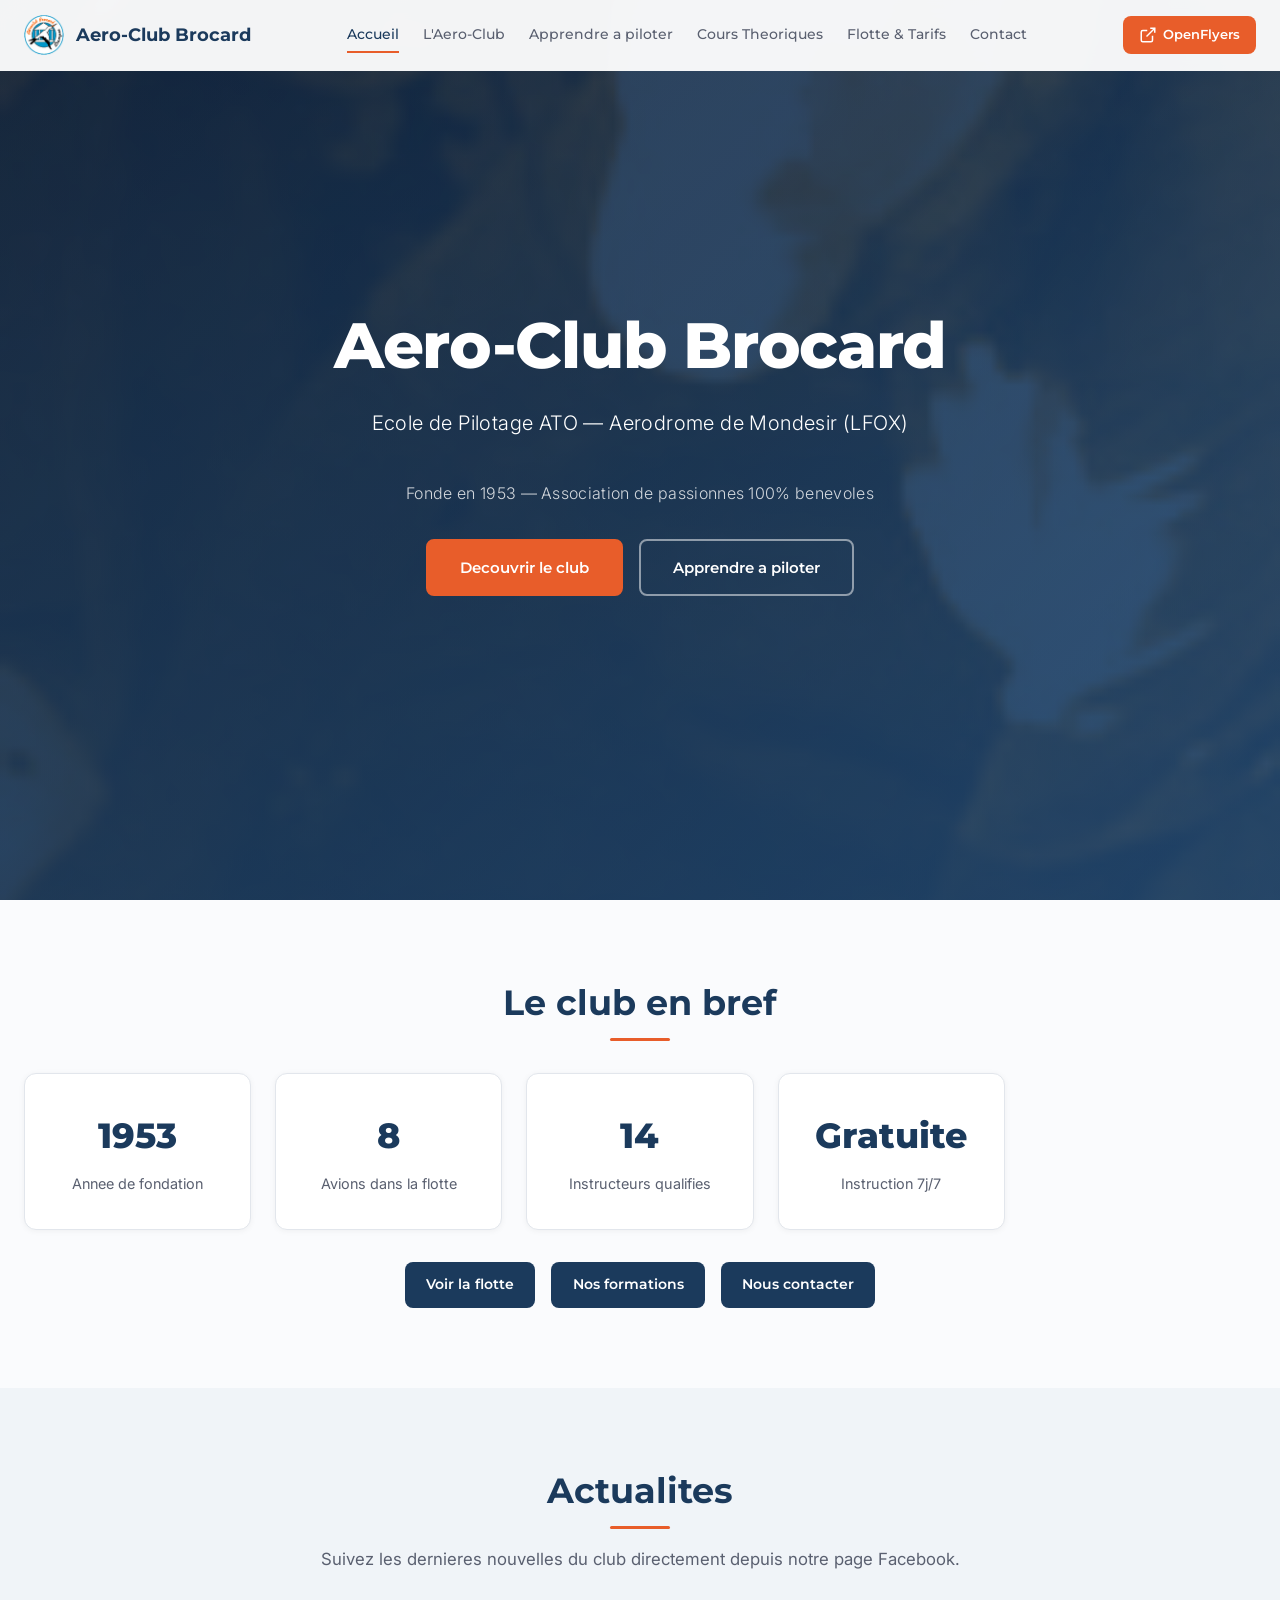
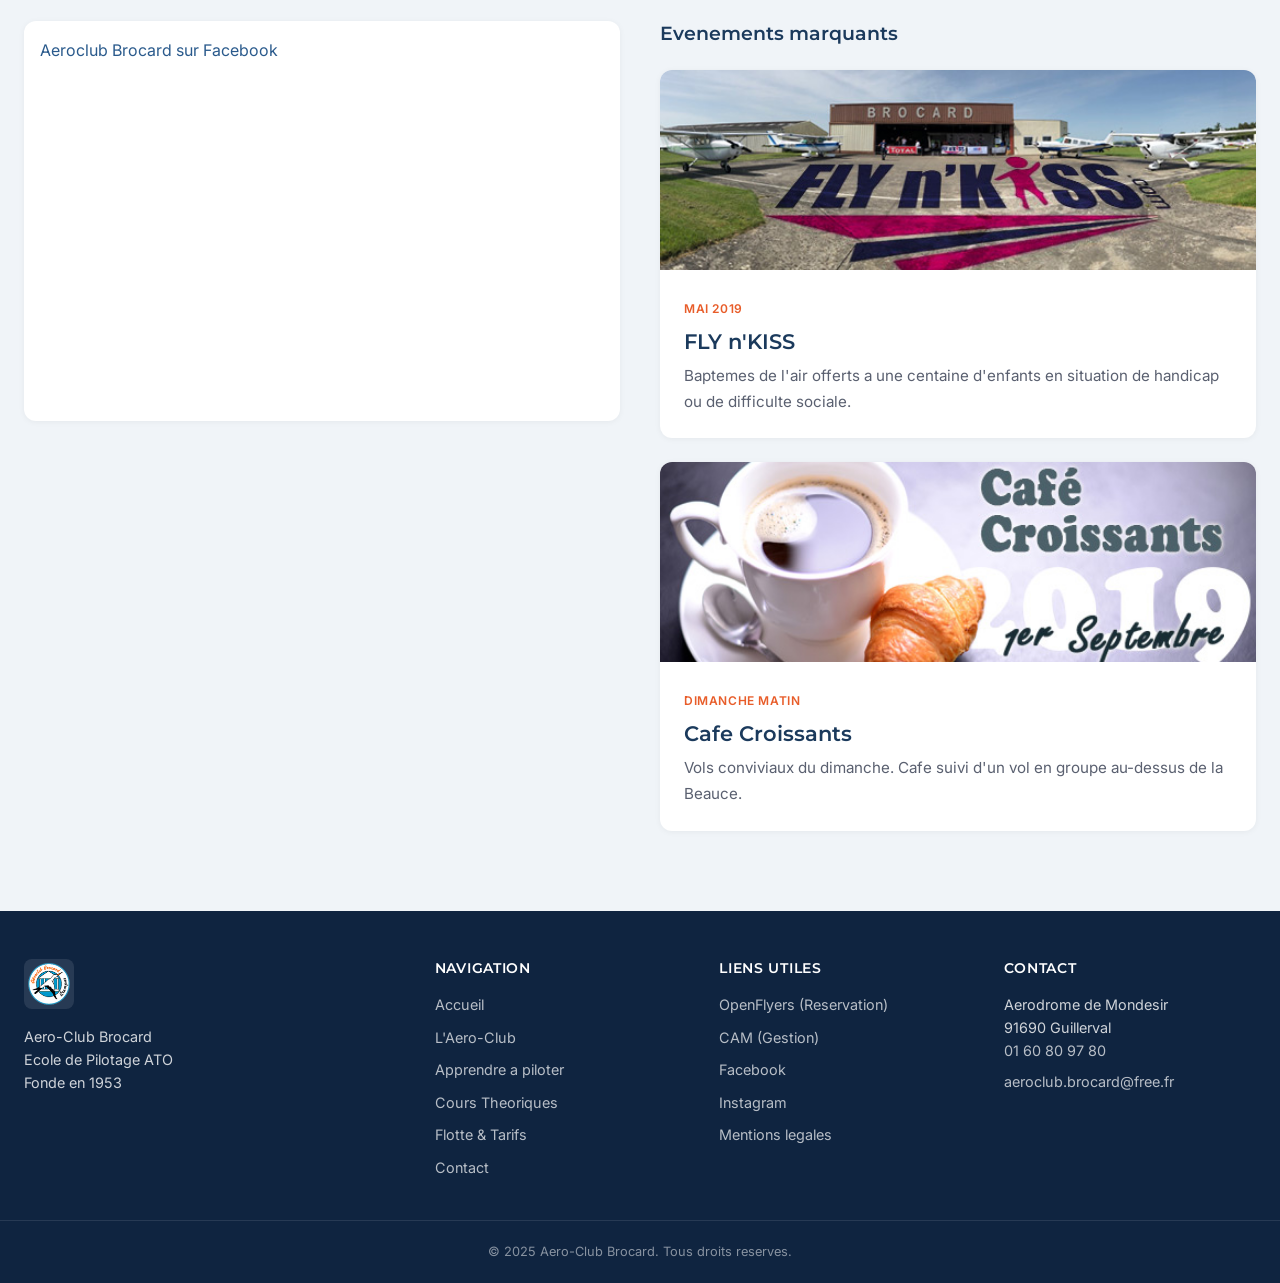
<file: index.html>
<!DOCTYPE html>
<html lang="fr">
<head>
    <meta charset="UTF-8">
    <meta name="viewport" content="width=device-width, initial-scale=1.0">
    <meta name="description" content="Aero-Club Brocard - Ecole de pilotage ATO a l'aerodrome de Mondesir (LFOX). Formation LAPL, PPL, BIA et vols decouverte pres de Paris.">
    <meta name="author" content="Aero-Club Brocard">
    <meta name="robots" content="index, follow">
    <meta property="og:type" content="website">
    <meta property="og:title" content="Aero-Club Brocard | Ecole de Pilotage ATO">
    <meta property="og:description" content="Ecole de pilotage a l'aerodrome de Mondesir (LFOX). Formation LAPL, PPL, BIA et vols decouverte.">
    <meta property="og:image" content="images/brocard_bg.jpg">
    <meta property="og:locale" content="fr_FR">
    <title>Aero-Club Brocard | Ecole de Pilotage ATO - Aerodrome de Mondesir</title>
    <link rel="stylesheet" href="css/style.css">
    <link rel="preconnect" href="https://fonts.googleapis.com">
    <link rel="preconnect" href="https://fonts.gstatic.com" crossorigin>
    <link href="https://fonts.googleapis.com/css2?family=Montserrat:wght@400;500;600;700;800&family=Inter:wght@300;400;500;600&display=swap" rel="stylesheet">
    <script type="application/ld+json">
    {
        "@context": "https://schema.org",
        "@type": "SportsActivityLocation",
        "name": "Aero-Club Brocard",
        "foundingDate": "1953",
        "address": {"@type": "PostalAddress", "streetAddress": "Aerodrome de Mondesir", "addressLocality": "Guillerval", "postalCode": "91690", "addressCountry": "FR"},
        "telephone": "+33160809780",
        "email": "aeroclub.brocard@free.fr"
    }
    </script>
</head>
<body>

    <!-- HEADER -->
    <header class="header" id="top">
        <div class="container header-inner">
            <a href="index.html" class="logo">
                <img src="images/brocard_logo.png" alt="Logo Aero-Club Brocard" class="logo-img">
                <span class="logo-text">Aero-Club Brocard</span>
            </a>
            <nav class="nav-links" aria-label="Navigation principale">
                <a href="index.html" class="active">Accueil</a>
                <a href="club.html">L'Aero-Club</a>
                <a href="formation.html">Apprendre a piloter</a>
                <a href="cours.html">Cours Theoriques</a>
                <a href="flotte.html">Flotte & Tarifs</a>
                <a href="contact.html">Contact</a>
            </nav>
            <div class="nav-external">
                <a href="https://openflyers.com/brocard/" target="_blank" rel="noopener noreferrer" class="btn-external">
                    <svg width="18" height="18" viewBox="0 0 24 24" fill="none" stroke="currentColor" stroke-width="2"><path d="M15 3h6v6"/><path d="M10 14L21 3"/><path d="M18 13v6a2 2 0 0 1-2 2H5a2 2 0 0 1-2-2V8a2 2 0 0 1 2-2h6"/></svg>
                    OpenFlyers
                </a>
            </div>
            <button class="nav-toggle" aria-label="Ouvrir le menu" aria-expanded="false">
                <span></span><span></span><span></span>
            </button>
        </div>
    </header>

    <!-- HERO -->
    <section class="hero">
        <div class="hero-overlay"></div>
        <div class="container hero-content">
            <h1 class="fade-in">Aero-Club Brocard</h1>
            <p class="hero-subtitle fade-in">Ecole de Pilotage ATO &mdash; Aerodrome de Mondesir (LFOX)</p>
            <p class="hero-subtitle fade-in" style="font-size:1rem; opacity:0.8; margin-bottom:2rem;">Fonde en 1953 &mdash; Association de passionnes 100% benevoles</p>
            <div class="hero-ctas fade-in">
                <a href="club.html" class="btn btn-primary">Decouvrir le club</a>
                <a href="formation.html" class="btn btn-outline">Apprendre a piloter</a>
            </div>
        </div>
    </section>

    <!-- LE CLUB EN BREF -->
    <section class="section">
        <div class="container">
            <h2 class="section-title fade-in">Le club en bref</h2>
            <div class="stats-grid fade-in">
                <div class="stat-card">
                    <span class="stat-number">1953</span>
                    <span class="stat-label">Annee de fondation</span>
                </div>
                <div class="stat-card">
                    <span class="stat-number">8</span>
                    <span class="stat-label">Avions dans la flotte</span>
                </div>
                <div class="stat-card">
                    <span class="stat-number">14</span>
                    <span class="stat-label">Instructeurs qualifies</span>
                </div>
                <div class="stat-card">
                    <span class="stat-number">Gratuite</span>
                    <span class="stat-label">Instruction 7j/7</span>
                </div>
            </div>
            <div class="stats-ctas fade-in">
                <a href="flotte.html" class="btn btn-small">Voir la flotte</a>
                <a href="formation.html" class="btn btn-small">Nos formations</a>
                <a href="contact.html" class="btn btn-small">Nous contacter</a>
            </div>
        </div>
    </section>

    <!-- ACTUALITES -->
    <section class="section section-alt" id="actualites">
        <div class="container">
            <h2 class="section-title fade-in">Actualites</h2>
            <p class="section-intro fade-in">Suivez les dernieres nouvelles du club directement depuis notre page Facebook.</p>

            <div class="actu-layout fade-in">
                <!-- Feed Facebook live -->
                <div class="fb-feed">
                    <div id="fb-root"></div>
                    <script async defer crossorigin="anonymous" src="https://connect.facebook.net/fr_FR/sdk.js#xfbml=1&version=v18.0"></script>
                    <div class="fb-page"
                        data-href="https://www.facebook.com/aeroclub.brocard/"
                        data-tabs="timeline"
                        data-width="500"
                        data-height="700"
                        data-small-header="false"
                        data-adapt-container-width="true"
                        data-hide-cover="false"
                        data-show-facepile="true">
                        <blockquote cite="https://www.facebook.com/aeroclub.brocard/" class="fb-xfbml-parse-ignore">
                            <a href="https://www.facebook.com/aeroclub.brocard/">Aeroclub Brocard sur Facebook</a>
                        </blockquote>
                    </div>
                </div>

                <!-- Evenements marquants -->
                <div class="actu-highlights">
                    <h3 class="actu-highlights-title">Evenements marquants</h3>
                    <article class="card">
                        <img src="images/brocard_flynkiss.jpg" alt="Evenement FLY n'KISS 2019" class="card-img">
                        <div class="card-body">
                            <span class="card-date">Mai 2019</span>
                            <h3 class="card-title">FLY n'KISS</h3>
                            <p>Baptemes de l'air offerts a une centaine d'enfants en situation de handicap ou de difficulte sociale.</p>
                        </div>
                    </article>
                    <article class="card">
                        <img src="images/brocard_cafe.jpg" alt="Cafe Croissants" class="card-img">
                        <div class="card-body">
                            <span class="card-date">Dimanche matin</span>
                            <h3 class="card-title">Cafe Croissants</h3>
                            <p>Vols conviviaux du dimanche. Cafe suivi d'un vol en groupe au-dessus de la Beauce.</p>
                        </div>
                    </article>
                </div>
            </div>
        </div>
    </section>

    <!-- FOOTER -->
    <footer class="footer">
        <div class="container footer-inner">
            <div class="footer-col">
                <img src="images/brocard_logo.png" alt="Logo" class="footer-logo">
                <p>Aero-Club Brocard<br>Ecole de Pilotage ATO<br>Fonde en 1953</p>
            </div>
            <div class="footer-col">
                <h4>Navigation</h4>
                <a href="index.html">Accueil</a>
                <a href="club.html">L'Aero-Club</a>
                <a href="formation.html">Apprendre a piloter</a>
                <a href="cours.html">Cours Theoriques</a>
                <a href="flotte.html">Flotte & Tarifs</a>
                <a href="contact.html">Contact</a>
            </div>
            <div class="footer-col">
                <h4>Liens utiles</h4>
                <a href="https://openflyers.com/brocard/" target="_blank" rel="noopener noreferrer">OpenFlyers (Reservation)</a>
                <a href="http://cam.aeroclub-brocard.fr" target="_blank" rel="noopener noreferrer">CAM (Gestion)</a>
                <a href="https://www.facebook.com/aeroclub.brocard/" target="_blank" rel="noopener noreferrer">Facebook</a>
                <a href="https://www.instagram.com/aeroclub.brocard/" target="_blank" rel="noopener noreferrer">Instagram</a>
                <a href="mentions-legales.html">Mentions legales</a>
            </div>
            <div class="footer-col">
                <h4>Contact</h4>
                <p>Aerodrome de Mondesir<br>91690 Guillerval</p>
                <p><a href="tel:+33160809780">01 60 80 97 80</a></p>
                <p><a href="mailto:aeroclub.brocard@free.fr">aeroclub.brocard@free.fr</a></p>
            </div>
        </div>
        <div class="footer-bottom">
            <div class="container"><p>&copy; 2025 Aero-Club Brocard. Tous droits reserves.</p></div>
        </div>
    </footer>
    <script src="js/main.js"></script>
</body>
</html>
</file>
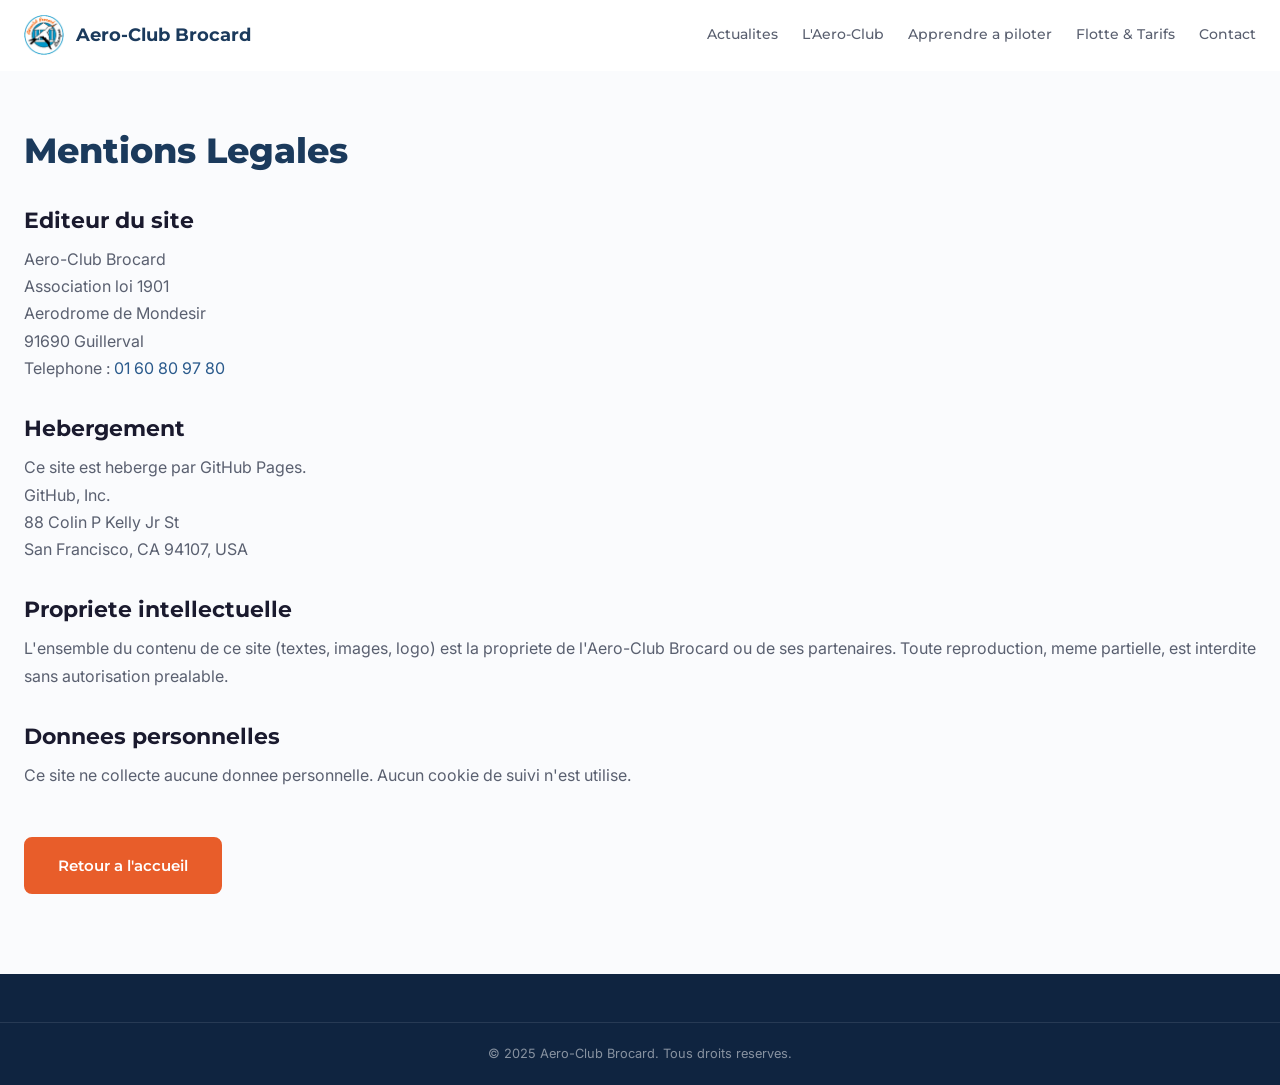
<file: mentions-legales/index.html>
<!DOCTYPE html>
<html lang="fr">
<head>
    <meta charset="UTF-8">
    <meta name="viewport" content="width=device-width, initial-scale=1.0">
    <meta name="robots" content="noindex">
    <title>Mentions Legales | Aero-Club Brocard</title>
    <link rel="stylesheet" href="../css/style.css">
    <link rel="preconnect" href="https://fonts.googleapis.com">
    <link rel="preconnect" href="https://fonts.gstatic.com" crossorigin>
    <link href="https://fonts.googleapis.com/css2?family=Montserrat:wght@400;500;600;700;800&family=Inter:wght@300;400;500;600&display=swap" rel="stylesheet">
</head>
<body>

    <header class="header scrolled">
        <div class="container header-inner">
            <a href="../" class="logo">
                <img src="../images/brocard_logo.png" alt="Logo Aero-Club Brocard" class="logo-img">
                <span class="logo-text">Aero-Club Brocard</span>
            </a>
            <nav class="nav-links">
                <a href="../#actualites">Actualites</a>
                <a href="../#club">L'Aero-Club</a>
                <a href="../#piloter">Apprendre a piloter</a>
                <a href="../#flotte">Flotte & Tarifs</a>
                <a href="../#contact">Contact</a>
            </nav>
            <button class="nav-toggle" aria-label="Ouvrir le menu" aria-expanded="false">
                <span></span>
                <span></span>
                <span></span>
            </button>
        </div>
    </header>

    <main class="section" style="padding-top: 8rem;">
        <div class="container">
            <h1 style="font-size: 2.2rem; color: var(--color-primary); margin-bottom: 2rem;">Mentions Legales</h1>

            <h2 style="font-size: 1.4rem; margin-top: 2rem;">Editeur du site</h2>
            <p style="color: var(--color-text-light); margin-bottom: 1rem;">
                Aero-Club Brocard<br>
                Association loi 1901<br>
                Aerodrome de Mondesir<br>
                91690 Guillerval<br>
                Telephone : <a href="tel:+33160809780">01 60 80 97 80</a>
            </p>

            <h2 style="font-size: 1.4rem; margin-top: 2rem;">Hebergement</h2>
            <p style="color: var(--color-text-light); margin-bottom: 1rem;">
                Ce site est heberge par GitHub Pages.<br>
                GitHub, Inc.<br>
                88 Colin P Kelly Jr St<br>
                San Francisco, CA 94107, USA
            </p>

            <h2 style="font-size: 1.4rem; margin-top: 2rem;">Propriete intellectuelle</h2>
            <p style="color: var(--color-text-light); margin-bottom: 1rem;">
                L'ensemble du contenu de ce site (textes, images, logo) est la propriete de l'Aero-Club Brocard ou de ses partenaires. Toute reproduction, meme partielle, est interdite sans autorisation prealable.
            </p>

            <h2 style="font-size: 1.4rem; margin-top: 2rem;">Donnees personnelles</h2>
            <p style="color: var(--color-text-light); margin-bottom: 1rem;">
                Ce site ne collecte aucune donnee personnelle. Aucun cookie de suivi n'est utilise.
            </p>

            <p style="margin-top: 3rem;">
                <a href="../" class="btn btn-primary">Retour a l'accueil</a>
            </p>
        </div>
    </main>

    <footer class="footer">
        <div class="footer-bottom">
            <div class="container">
                <p>&copy; 2025 Aero-Club Brocard. Tous droits reserves.</p>
            </div>
        </div>
    </footer>

    <script src="../js/main.js"></script>
</body>
</html>
</file>
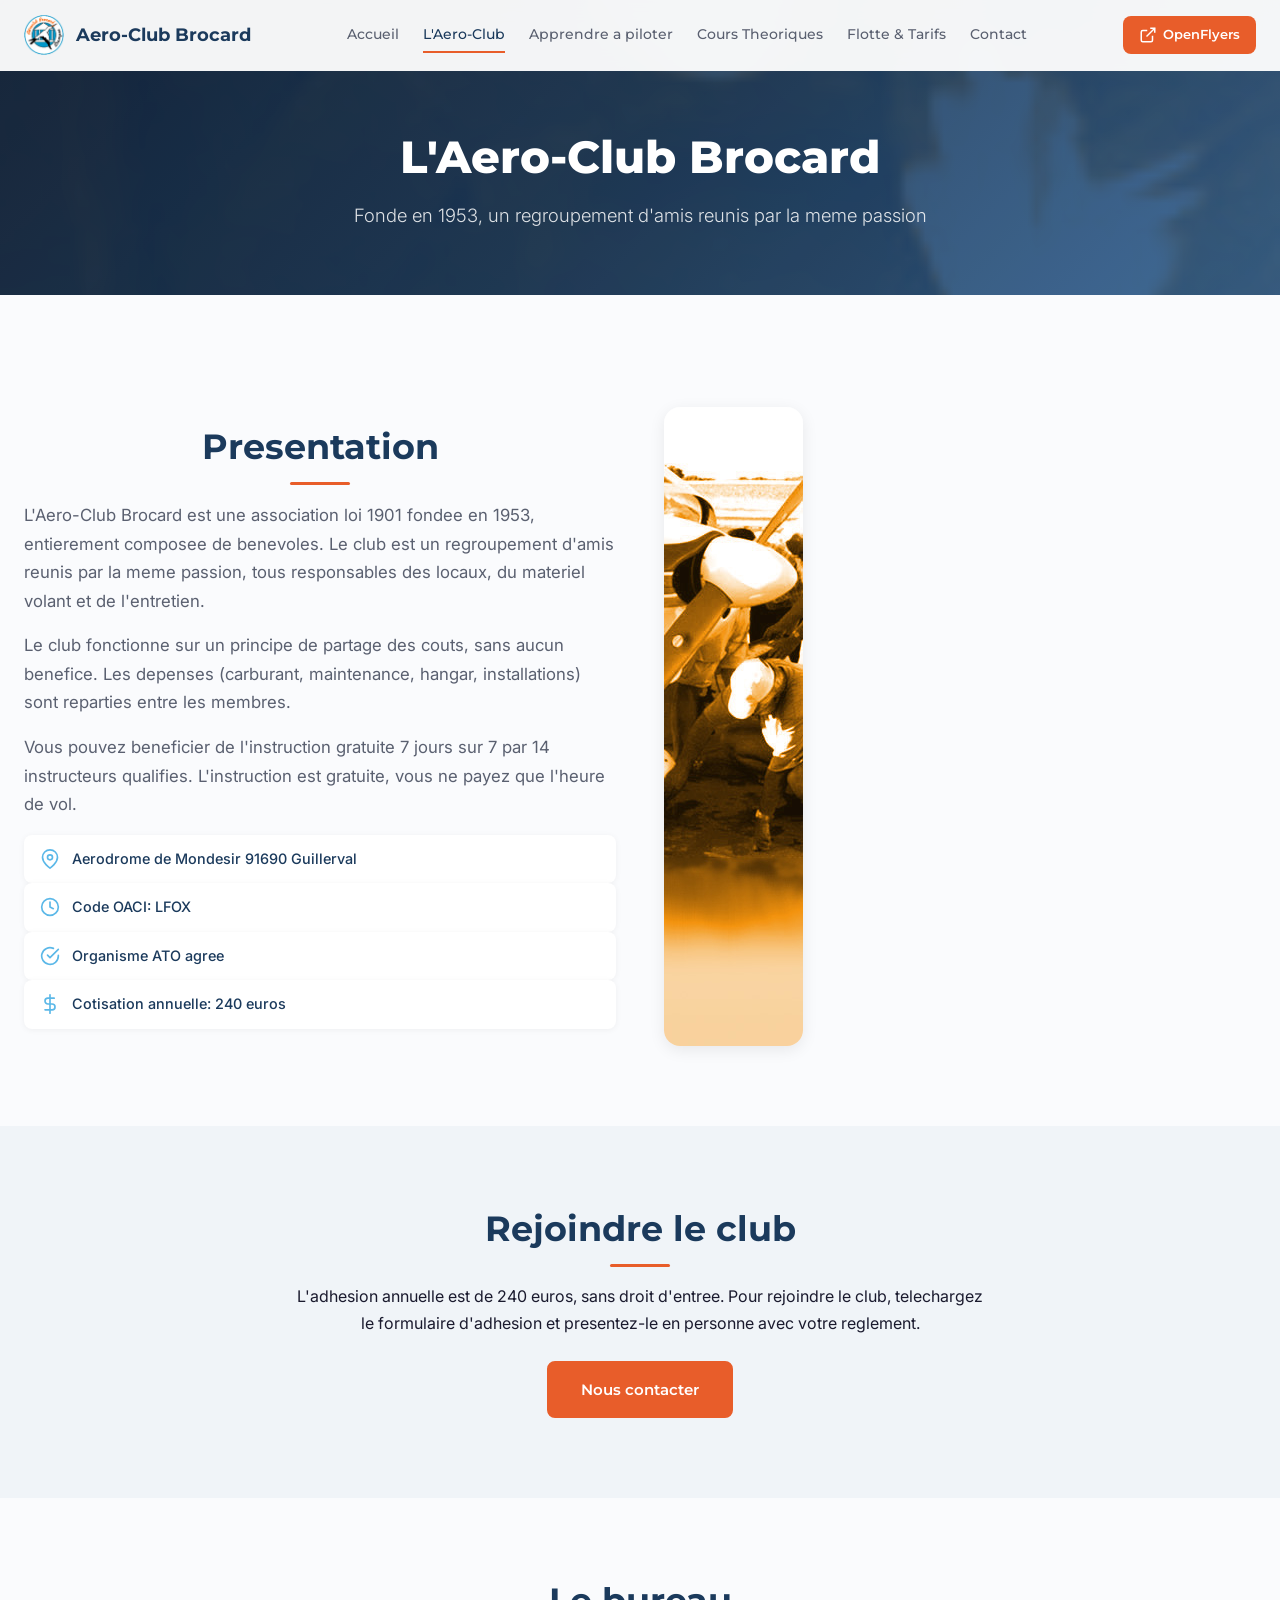
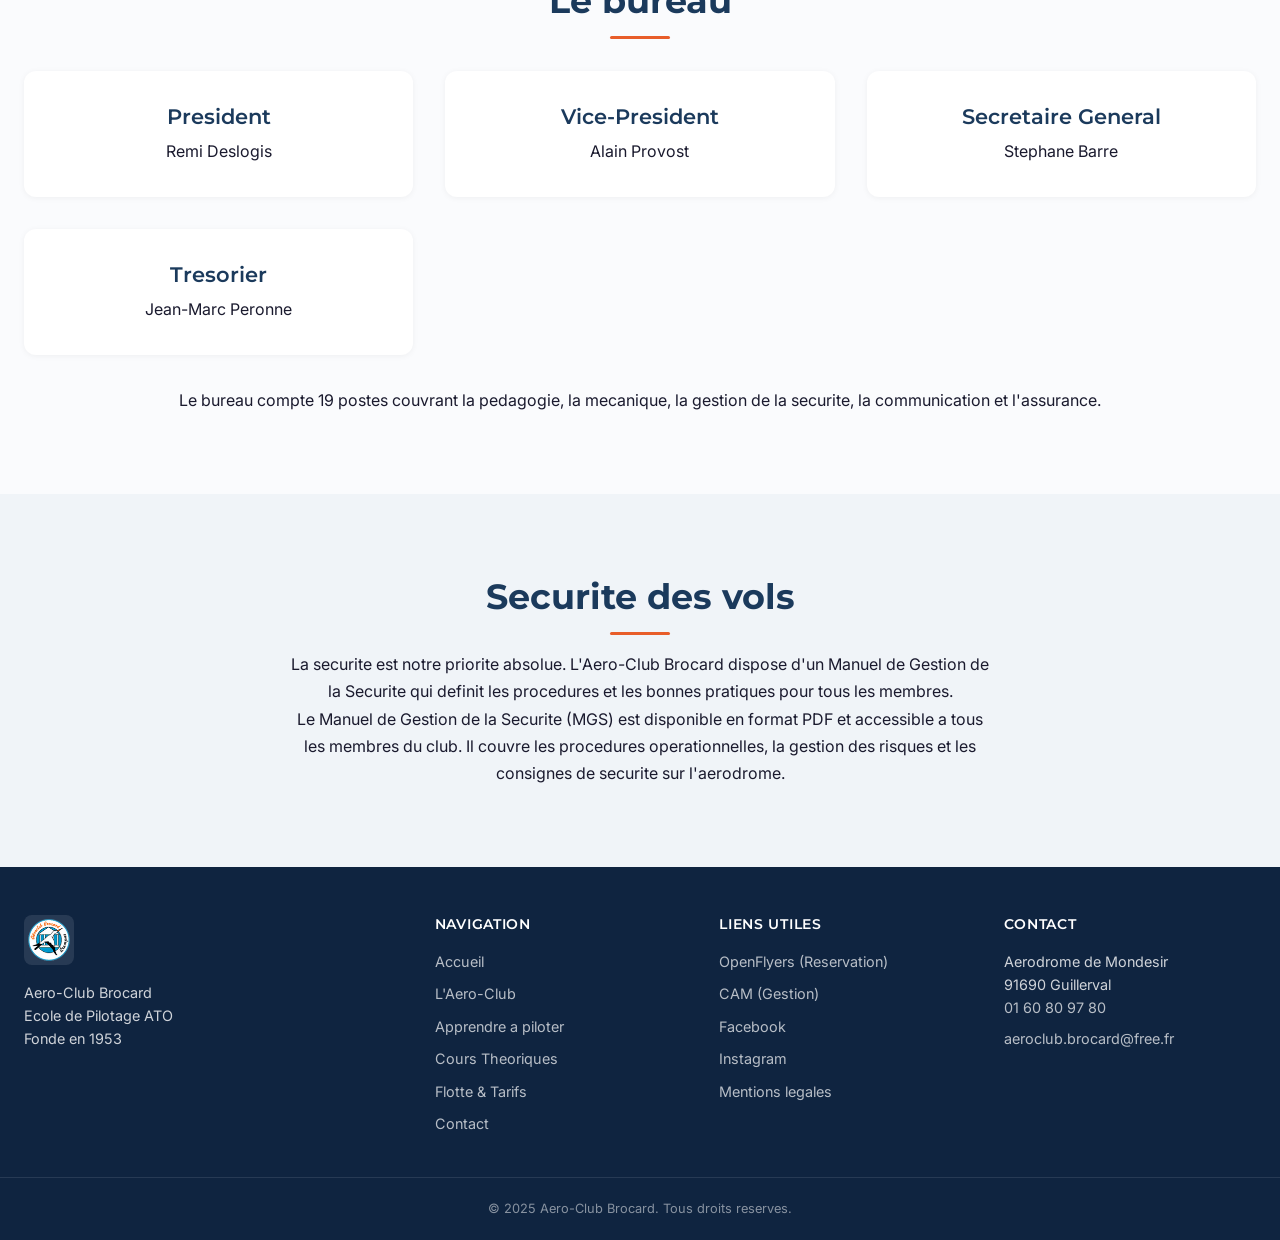
<file: club.html>
<!DOCTYPE html>
<html lang="fr">
<head>
    <meta charset="UTF-8">
    <meta name="viewport" content="width=device-width, initial-scale=1.0">
    <meta name="description" content="L'Aero-Club Brocard - Association loi 1901 fondee en 1953 a l'aerodrome de Mondesir (LFOX). Rejoignez un club de passionnes 100% benevoles.">
    <meta name="author" content="Aero-Club Brocard">
    <meta name="robots" content="index, follow">
    <meta property="og:type" content="website">
    <meta property="og:title" content="L'Aero-Club Brocard | Association de Pilotes Benevoles">
    <meta property="og:description" content="Fonde en 1953, l'Aero-Club Brocard est un regroupement d'amis reunis par la meme passion a l'aerodrome de Mondesir.">
    <meta property="og:image" content="images/brocard_bg.jpg">
    <meta property="og:locale" content="fr_FR">
    <title>L'Aero-Club Brocard | Association de Pilotes - Aerodrome de Mondesir</title>
    <link rel="stylesheet" href="css/style.css">
    <link rel="preconnect" href="https://fonts.googleapis.com">
    <link rel="preconnect" href="https://fonts.gstatic.com" crossorigin>
    <link href="https://fonts.googleapis.com/css2?family=Montserrat:wght@400;500;600;700;800&family=Inter:wght@300;400;500;600&display=swap" rel="stylesheet">
</head>
<body>

    <!-- HEADER -->
    <header class="header" id="top">
        <div class="container header-inner">
            <a href="index.html" class="logo">
                <img src="images/brocard_logo.png" alt="Logo Aero-Club Brocard" class="logo-img">
                <span class="logo-text">Aero-Club Brocard</span>
            </a>
            <nav class="nav-links" aria-label="Navigation principale">
                <a href="index.html">Accueil</a>
                <a href="club.html" class="active">L'Aero-Club</a>
                <a href="formation.html">Apprendre a piloter</a>
                <a href="cours.html">Cours Theoriques</a>
                <a href="flotte.html">Flotte & Tarifs</a>
                <a href="contact.html">Contact</a>
            </nav>
            <div class="nav-external">
                <a href="https://openflyers.com/brocard/" target="_blank" rel="noopener noreferrer" class="btn-external">
                    <svg width="18" height="18" viewBox="0 0 24 24" fill="none" stroke="currentColor" stroke-width="2"><path d="M15 3h6v6"/><path d="M10 14L21 3"/><path d="M18 13v6a2 2 0 0 1-2 2H5a2 2 0 0 1-2-2V8a2 2 0 0 1 2-2h6"/></svg>
                    OpenFlyers
                </a>
            </div>
            <button class="nav-toggle" aria-label="Ouvrir le menu" aria-expanded="false">
                <span></span><span></span><span></span>
            </button>
        </div>
    </header>

    <!-- PAGE HEADER -->
    <section class="page-header">
        <div class="container">
            <h1 class="fade-in">L'Aero-Club Brocard</h1>
            <p class="page-subtitle fade-in">Fonde en 1953, un regroupement d'amis reunis par la meme passion</p>
        </div>
    </section>

    <!-- PRESENTATION -->
    <section class="section">
        <div class="container">
            <div class="about-grid fade-in">
                <div class="about-text">
                    <h2 class="section-title">Presentation</h2>
                    <p>L'Aero-Club Brocard est une association loi 1901 fondee en 1953, entierement composee de benevoles. Le club est un regroupement d'amis reunis par la meme passion, tous responsables des locaux, du materiel volant et de l'entretien.</p>
                    <p>Le club fonctionne sur un principe de partage des couts, sans aucun benefice. Les depenses (carburant, maintenance, hangar, installations) sont reparties entre les membres.</p>
                    <p>Vous pouvez beneficier de l'instruction gratuite 7 jours sur 7 par 14 instructeurs qualifies. L'instruction est gratuite, vous ne payez que l'heure de vol.</p>
                    <div class="badges fade-in">
                        <div class="badge">
                            <svg width="20" height="20" viewBox="0 0 24 24" fill="none" stroke="currentColor" stroke-width="2" stroke-linecap="round" stroke-linejoin="round"><path d="M21 10c0 7-9 13-9 13s-9-6-9-13a9 9 0 0 1 18 0z"/><circle cx="12" cy="10" r="3"/></svg>
                            <span>Aerodrome de Mondesir 91690 Guillerval</span>
                        </div>
                        <div class="badge">
                            <svg width="20" height="20" viewBox="0 0 24 24" fill="none" stroke="currentColor" stroke-width="2" stroke-linecap="round" stroke-linejoin="round"><circle cx="12" cy="12" r="10"/><polyline points="12 6 12 12 16 14"/></svg>
                            <span>Code OACI: LFOX</span>
                        </div>
                        <div class="badge">
                            <svg width="20" height="20" viewBox="0 0 24 24" fill="none" stroke="currentColor" stroke-width="2" stroke-linecap="round" stroke-linejoin="round"><path d="M22 11.08V12a10 10 0 1 1-5.93-9.14"/><polyline points="22 4 12 14.01 9 11.01"/></svg>
                            <span>Organisme ATO agree</span>
                        </div>
                        <div class="badge">
                            <svg width="20" height="20" viewBox="0 0 24 24" fill="none" stroke="currentColor" stroke-width="2" stroke-linecap="round" stroke-linejoin="round"><line x1="12" y1="1" x2="12" y2="23"/><path d="M17 5H9.5a3.5 3.5 0 0 0 0 7h5a3.5 3.5 0 0 1 0 7H6"/></svg>
                            <span>Cotisation annuelle: 240 euros</span>
                        </div>
                    </div>
                </div>
                <div class="about-image">
                    <img src="images/brocard_bg.jpg" alt="Vue aerienne de l'aerodrome de Mondesir" class="rounded-img">
                </div>
            </div>
        </div>
    </section>

    <!-- ADHESION -->
    <section class="section section-alt">
        <div class="container">
            <h2 class="section-title fade-in">Rejoindre le club</h2>
            <div class="fade-in" style="max-width: 700px; margin: 0 auto; text-align: center;">
                <p>L'adhesion annuelle est de 240 euros, sans droit d'entree. Pour rejoindre le club, telechargez le formulaire d'adhesion et presentez-le en personne avec votre reglement.</p>
                <a href="contact.html" class="btn btn-primary" style="margin-top: 1.5rem;">Nous contacter</a>
            </div>
        </div>
    </section>

    <!-- BUREAU -->
    <section class="section">
        <div class="container">
            <h2 class="section-title fade-in">Le bureau</h2>
            <div class="cards-grid fade-in">
                <div class="card" style="text-align: center; padding: 2rem;">
                    <h3 class="card-title">President</h3>
                    <p>Remi Deslogis</p>
                </div>
                <div class="card" style="text-align: center; padding: 2rem;">
                    <h3 class="card-title">Vice-President</h3>
                    <p>Alain Provost</p>
                </div>
                <div class="card" style="text-align: center; padding: 2rem;">
                    <h3 class="card-title">Secretaire General</h3>
                    <p>Stephane Barre</p>
                </div>
                <div class="card" style="text-align: center; padding: 2rem;">
                    <h3 class="card-title">Tresorier</h3>
                    <p>Jean-Marc Peronne</p>
                </div>
            </div>
            <p class="fade-in" style="text-align: center; margin-top: 2rem;">Le bureau compte 19 postes couvrant la pedagogie, la mecanique, la gestion de la securite, la communication et l'assurance.</p>
        </div>
    </section>

    <!-- SECURITE -->
    <section class="section section-alt">
        <div class="container">
            <h2 class="section-title fade-in">Securite des vols</h2>
            <div class="fade-in" style="max-width: 700px; margin: 0 auto; text-align: center;">
                <p>La securite est notre priorite absolue. L'Aero-Club Brocard dispose d'un Manuel de Gestion de la Securite qui definit les procedures et les bonnes pratiques pour tous les membres.</p>
                <p>Le Manuel de Gestion de la Securite (MGS) est disponible en format PDF et accessible a tous les membres du club. Il couvre les procedures operationnelles, la gestion des risques et les consignes de securite sur l'aerodrome.</p>
            </div>
        </div>
    </section>

    <!-- FOOTER -->
    <footer class="footer">
        <div class="container footer-inner">
            <div class="footer-col">
                <img src="images/brocard_logo.png" alt="Logo" class="footer-logo">
                <p>Aero-Club Brocard<br>Ecole de Pilotage ATO<br>Fonde en 1953</p>
            </div>
            <div class="footer-col">
                <h4>Navigation</h4>
                <a href="index.html">Accueil</a>
                <a href="club.html">L'Aero-Club</a>
                <a href="formation.html">Apprendre a piloter</a>
                <a href="cours.html">Cours Theoriques</a>
                <a href="flotte.html">Flotte & Tarifs</a>
                <a href="contact.html">Contact</a>
            </div>
            <div class="footer-col">
                <h4>Liens utiles</h4>
                <a href="https://openflyers.com/brocard/" target="_blank" rel="noopener noreferrer">OpenFlyers (Reservation)</a>
                <a href="http://cam.aeroclub-brocard.fr" target="_blank" rel="noopener noreferrer">CAM (Gestion)</a>
                <a href="https://www.facebook.com/aeroclub.brocard/" target="_blank" rel="noopener noreferrer">Facebook</a>
                <a href="https://www.instagram.com/aeroclub.brocard/" target="_blank" rel="noopener noreferrer">Instagram</a>
                <a href="mentions-legales.html">Mentions legales</a>
            </div>
            <div class="footer-col">
                <h4>Contact</h4>
                <p>Aerodrome de Mondesir<br>91690 Guillerval</p>
                <p><a href="tel:+33160809780">01 60 80 97 80</a></p>
                <p><a href="mailto:aeroclub.brocard@free.fr">aeroclub.brocard@free.fr</a></p>
            </div>
        </div>
        <div class="footer-bottom">
            <div class="container"><p>&copy; 2025 Aero-Club Brocard. Tous droits reserves.</p></div>
        </div>
    </footer>
    <script src="js/main.js"></script>
</body>
</html>
</file>
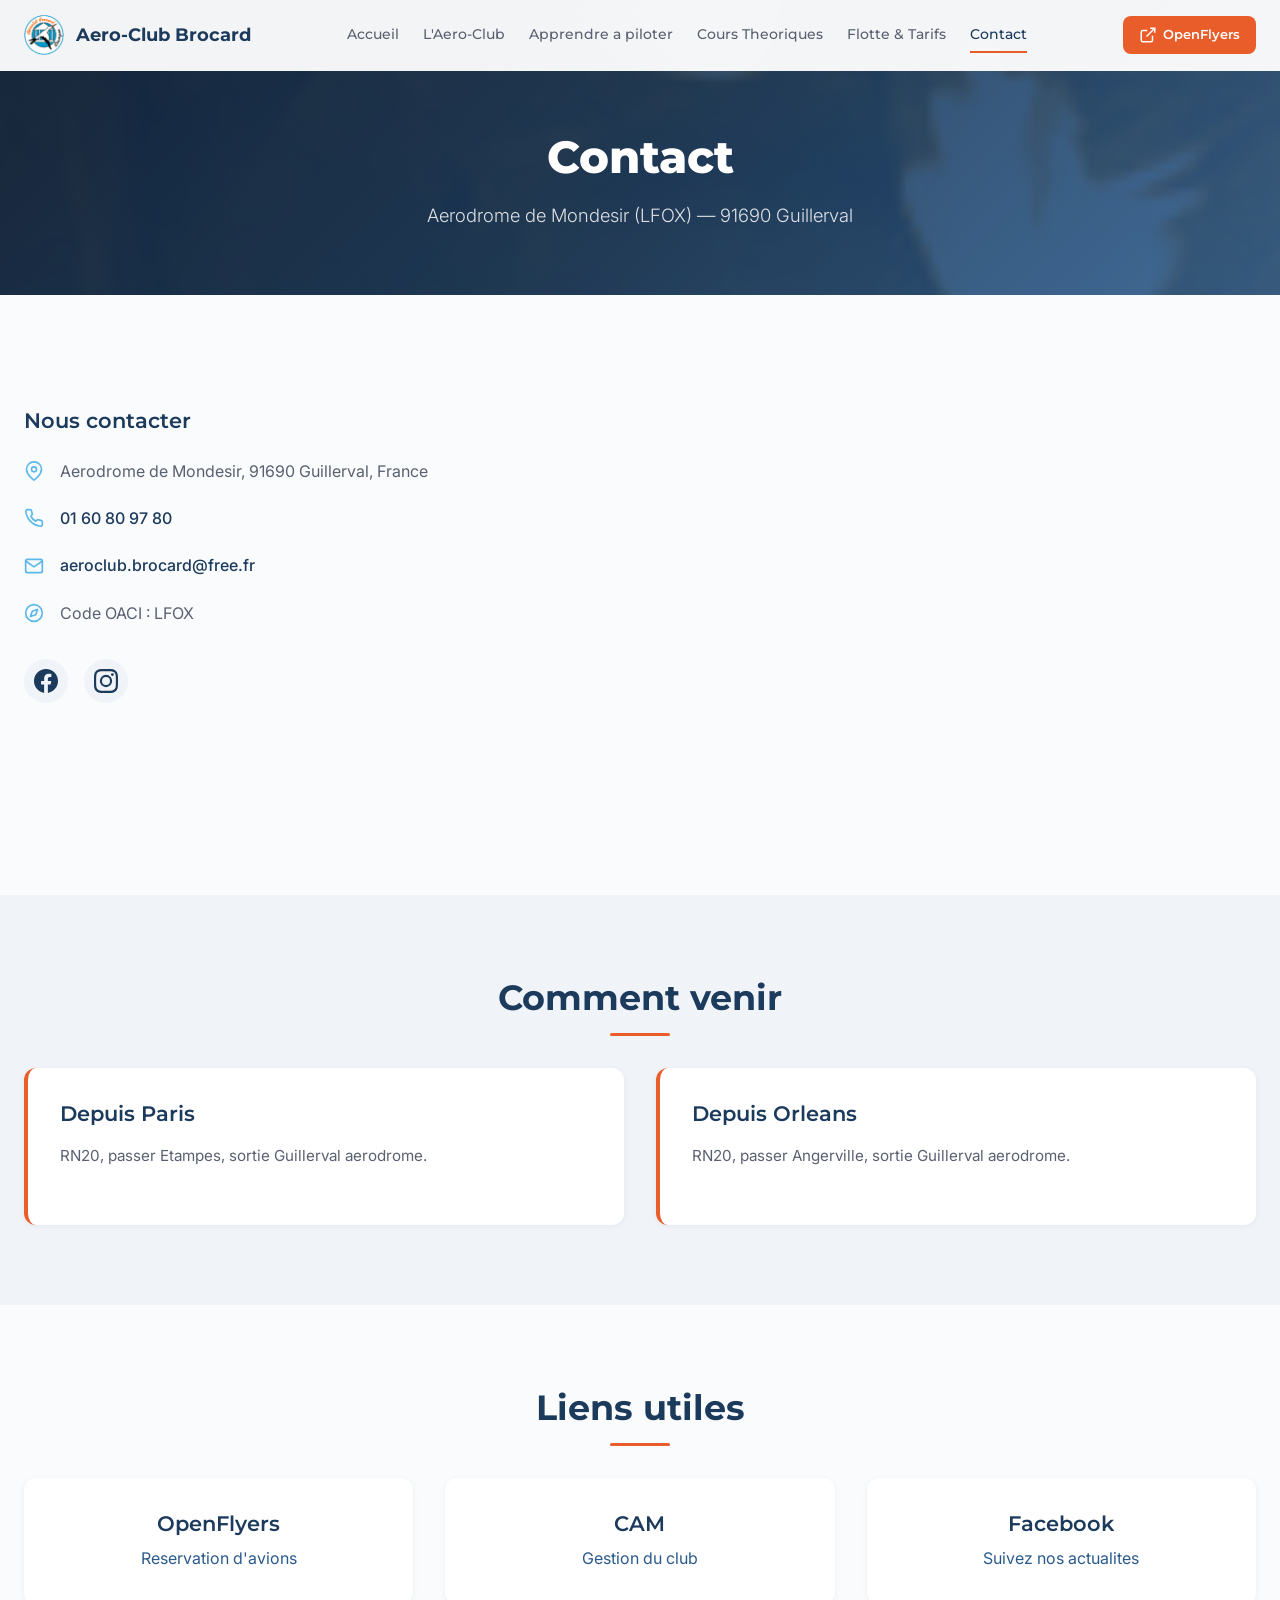
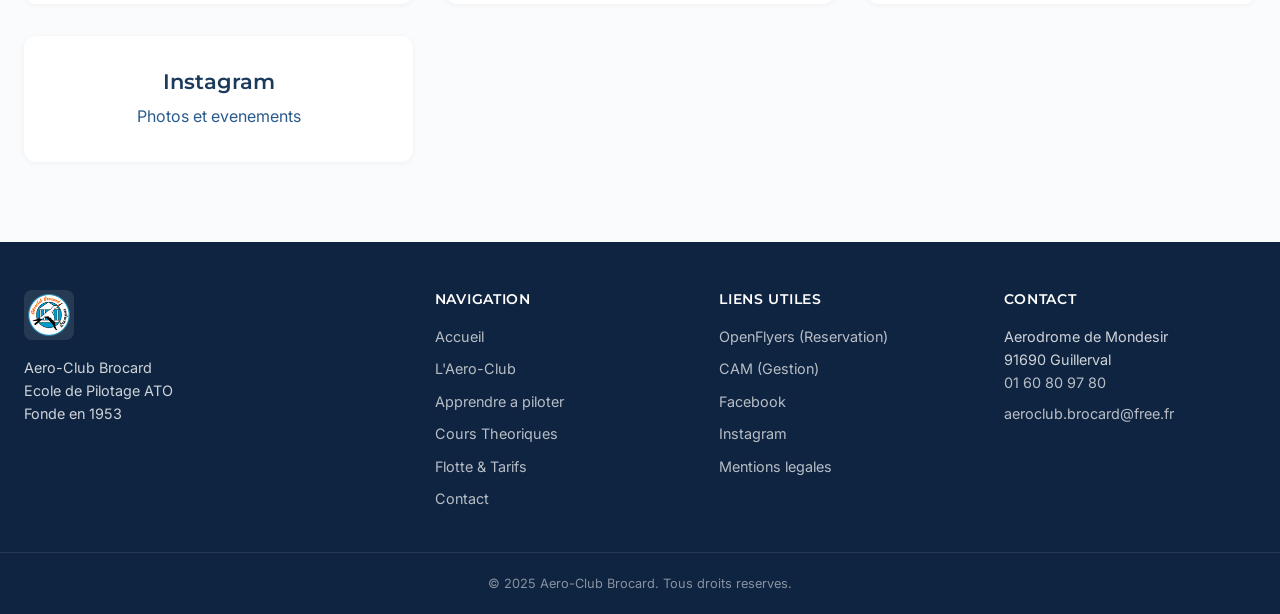
<file: contact.html>
<!DOCTYPE html>
<html lang="fr">
<head>
    <meta charset="UTF-8">
    <meta name="viewport" content="width=device-width, initial-scale=1.0">
    <meta name="description" content="Contactez l'Aero-Club Brocard a l'aerodrome de Mondesir (LFOX) - 91690 Guillerval. Telephone, email, plan d'acces et liens utiles.">
    <meta name="author" content="Aero-Club Brocard">
    <meta name="robots" content="index, follow">
    <meta property="og:type" content="website">
    <meta property="og:title" content="Contact | Aero-Club Brocard">
    <meta property="og:description" content="Contactez l'Aero-Club Brocard a l'aerodrome de Mondesir (LFOX) - 91690 Guillerval.">
    <meta property="og:image" content="images/brocard_bg.jpg">
    <meta property="og:locale" content="fr_FR">
    <title>Contact | Aero-Club Brocard</title>
    <link rel="stylesheet" href="css/style.css">
    <link rel="preconnect" href="https://fonts.googleapis.com">
    <link rel="preconnect" href="https://fonts.gstatic.com" crossorigin>
    <link href="https://fonts.googleapis.com/css2?family=Montserrat:wght@400;500;600;700;800&family=Inter:wght@300;400;500;600&display=swap" rel="stylesheet">
</head>
<body>

    <!-- HEADER -->
    <header class="header" id="top">
        <div class="container header-inner">
            <a href="index.html" class="logo">
                <img src="images/brocard_logo.png" alt="Logo Aero-Club Brocard" class="logo-img">
                <span class="logo-text">Aero-Club Brocard</span>
            </a>
            <nav class="nav-links" aria-label="Navigation principale">
                <a href="index.html">Accueil</a>
                <a href="club.html">L'Aero-Club</a>
                <a href="formation.html">Apprendre a piloter</a>
                <a href="cours.html">Cours Theoriques</a>
                <a href="flotte.html">Flotte & Tarifs</a>
                <a href="contact.html" class="active">Contact</a>
            </nav>
            <div class="nav-external">
                <a href="https://openflyers.com/brocard/" target="_blank" rel="noopener noreferrer" class="btn-external">
                    <svg width="18" height="18" viewBox="0 0 24 24" fill="none" stroke="currentColor" stroke-width="2"><path d="M15 3h6v6"/><path d="M10 14L21 3"/><path d="M18 13v6a2 2 0 0 1-2 2H5a2 2 0 0 1-2-2V8a2 2 0 0 1 2-2h6"/></svg>
                    OpenFlyers
                </a>
            </div>
            <button class="nav-toggle" aria-label="Ouvrir le menu" aria-expanded="false">
                <span></span><span></span><span></span>
            </button>
        </div>
    </header>

    <!-- PAGE HEADER -->
    <section class="page-header">
        <div class="container">
            <h1 class="fade-in">Contact</h1>
            <p class="page-subtitle fade-in">Aerodrome de Mondesir (LFOX) &mdash; 91690 Guillerval</p>
        </div>
    </section>

    <!-- CONTACT INFO + MAP -->
    <section class="section">
        <div class="container">
            <div class="contact-grid fade-in">
                <div class="contact-info">
                    <h3>Nous contacter</h3>
                    <div class="contact-item">
                        <svg width="20" height="20" viewBox="0 0 24 24" fill="none" stroke="currentColor" stroke-width="2" stroke-linecap="round" stroke-linejoin="round"><path d="M21 10c0 7-9 13-9 13s-9-6-9-13a9 9 0 0 1 18 0z"/><circle cx="12" cy="10" r="3"/></svg>
                        <span>Aerodrome de Mondesir, 91690 Guillerval, France</span>
                    </div>
                    <div class="contact-item">
                        <svg width="20" height="20" viewBox="0 0 24 24" fill="none" stroke="currentColor" stroke-width="2" stroke-linecap="round" stroke-linejoin="round"><path d="M22 16.92v3a2 2 0 0 1-2.18 2 19.79 19.79 0 0 1-8.63-3.07 19.5 19.5 0 0 1-6-6 19.79 19.79 0 0 1-3.07-8.67A2 2 0 0 1 4.11 2h3a2 2 0 0 1 2 1.72c.127.96.361 1.903.7 2.81a2 2 0 0 1-.45 2.11L8.09 9.91a16 16 0 0 0 6 6l1.27-1.27a2 2 0 0 1 2.11-.45c.907.339 1.85.573 2.81.7A2 2 0 0 1 22 16.92z"/></svg>
                        <a href="tel:+33160809780">01 60 80 97 80</a>
                    </div>
                    <div class="contact-item">
                        <svg width="20" height="20" viewBox="0 0 24 24" fill="none" stroke="currentColor" stroke-width="2" stroke-linecap="round" stroke-linejoin="round"><path d="M4 4h16c1.1 0 2 .9 2 2v12c0 1.1-.9 2-2 2H4c-1.1 0-2-.9-2-2V6c0-1.1.9-2 2-2z"/><polyline points="22,6 12,13 2,6"/></svg>
                        <a href="mailto:aeroclub.brocard@free.fr">aeroclub.brocard@free.fr</a>
                    </div>
                    <div class="contact-item">
                        <svg width="20" height="20" viewBox="0 0 24 24" fill="none" stroke="currentColor" stroke-width="2" stroke-linecap="round" stroke-linejoin="round"><circle cx="12" cy="12" r="10"/><polygon points="16.24 7.76 14.12 14.12 7.76 16.24 9.88 9.88 16.24 7.76"/></svg>
                        <span>Code OACI : LFOX</span>
                    </div>
                    <div class="contact-socials">
                        <a href="https://www.facebook.com/aeroclub.brocard/" target="_blank" rel="noopener noreferrer" aria-label="Facebook">
                            <svg width="24" height="24" viewBox="0 0 24 24" fill="currentColor"><path d="M24 12.073c0-6.627-5.373-12-12-12s-12 5.373-12 12c0 5.99 4.388 10.954 10.125 11.854v-8.385H7.078v-3.47h3.047V9.43c0-3.007 1.792-4.669 4.533-4.669 1.312 0 2.686.235 2.686.235v2.953H15.83c-1.491 0-1.956.925-1.956 1.874v2.25h3.328l-.532 3.47h-2.796v8.385C19.612 23.027 24 18.062 24 12.073z"/></svg>
                        </a>
                        <a href="https://www.instagram.com/aeroclub.brocard/" target="_blank" rel="noopener noreferrer" aria-label="Instagram">
                            <svg width="24" height="24" viewBox="0 0 24 24" fill="currentColor"><path d="M12 2.163c3.204 0 3.584.012 4.85.07 3.252.148 4.771 1.691 4.919 4.919.058 1.265.069 1.645.069 4.849 0 3.205-.012 3.584-.069 4.849-.149 3.225-1.664 4.771-4.919 4.919-1.266.058-1.644.07-4.85.07-3.204 0-3.584-.012-4.849-.07-3.26-.149-4.771-1.699-4.919-4.92-.058-1.265-.07-1.644-.07-4.849 0-3.204.013-3.583.07-4.849.149-3.227 1.664-4.771 4.919-4.919 1.266-.057 1.645-.069 4.849-.069zM12 0C8.741 0 8.333.014 7.053.072 2.695.272.273 2.69.073 7.052.014 8.333 0 8.741 0 12c0 3.259.014 3.668.072 4.948.2 4.358 2.618 6.78 6.98 6.98C8.333 23.986 8.741 24 12 24c3.259 0 3.668-.014 4.948-.072 4.354-.2 6.782-2.618 6.979-6.98.059-1.28.073-1.689.073-4.948 0-3.259-.014-3.667-.072-4.947-.196-4.354-2.617-6.78-6.979-6.98C15.668.014 15.259 0 12 0zm0 5.838a6.162 6.162 0 100 12.324 6.162 6.162 0 000-12.324zM12 16a4 4 0 110-8 4 4 0 010 8zm6.406-11.845a1.44 1.44 0 100 2.881 1.44 1.44 0 000-2.881z"/></svg>
                        </a>
                    </div>
                </div>
                <div class="contact-map">
                    <iframe src="https://www.google.com/maps/embed?pb=!1m18!1m12!1m3!1d2641.5!2d2.0667!3d48.3167!2m3!1f0!2f0!3f0!3m2!1i1024!2i768!4f13.1!3m3!1m2!1s0x47e5de800b6e1b0d%3A0x4a5e5c5e5e5e5e5e!2sA%C3%A9rodrome%20de%20Mond%C3%A9sir!5e0!3m2!1sfr!2sfr!4v1700000000000!5m2!1sfr!2sfr" width="100%" height="400" style="border:0; border-radius: 12px;" allowfullscreen="" loading="lazy" referrerpolicy="no-referrer-when-downgrade"></iframe>
                </div>
            </div>
        </div>
    </section>

    <!-- COMMENT VENIR -->
    <section class="section section-alt">
        <div class="container">
            <h2 class="section-title fade-in">Comment venir</h2>
            <div class="cards-grid fade-in" style="grid-template-columns: repeat(2, 1fr);">
                <div class="schedule-card">
                    <h3>Depuis Paris</h3>
                    <p>RN20, passer Etampes, sortie Guillerval aerodrome.</p>
                </div>
                <div class="schedule-card">
                    <h3>Depuis Orleans</h3>
                    <p>RN20, passer Angerville, sortie Guillerval aerodrome.</p>
                </div>
            </div>
        </div>
    </section>

    <!-- LIENS UTILES -->
    <section class="section">
        <div class="container">
            <h2 class="section-title fade-in">Liens utiles</h2>
            <div class="cards-grid fade-in">
                <a href="https://openflyers.com/brocard/" target="_blank" rel="noopener noreferrer" class="card" style="text-decoration: none; padding: 2rem; text-align: center;">
                    <h3 class="card-title">OpenFlyers</h3>
                    <p>Reservation d'avions</p>
                </a>
                <a href="http://cam.aeroclub-brocard.fr" target="_blank" rel="noopener noreferrer" class="card" style="text-decoration: none; padding: 2rem; text-align: center;">
                    <h3 class="card-title">CAM</h3>
                    <p>Gestion du club</p>
                </a>
                <a href="https://www.facebook.com/aeroclub.brocard/" target="_blank" rel="noopener noreferrer" class="card" style="text-decoration: none; padding: 2rem; text-align: center;">
                    <h3 class="card-title">Facebook</h3>
                    <p>Suivez nos actualites</p>
                </a>
                <a href="https://www.instagram.com/aeroclub.brocard/" target="_blank" rel="noopener noreferrer" class="card" style="text-decoration: none; padding: 2rem; text-align: center;">
                    <h3 class="card-title">Instagram</h3>
                    <p>Photos et evenements</p>
                </a>
            </div>
        </div>
    </section>

    <!-- FOOTER -->
    <footer class="footer">
        <div class="container footer-inner">
            <div class="footer-col">
                <img src="images/brocard_logo.png" alt="Logo" class="footer-logo">
                <p>Aero-Club Brocard<br>Ecole de Pilotage ATO<br>Fonde en 1953</p>
            </div>
            <div class="footer-col">
                <h4>Navigation</h4>
                <a href="index.html">Accueil</a>
                <a href="club.html">L'Aero-Club</a>
                <a href="formation.html">Apprendre a piloter</a>
                <a href="cours.html">Cours Theoriques</a>
                <a href="flotte.html">Flotte & Tarifs</a>
                <a href="contact.html">Contact</a>
            </div>
            <div class="footer-col">
                <h4>Liens utiles</h4>
                <a href="https://openflyers.com/brocard/" target="_blank" rel="noopener noreferrer">OpenFlyers (Reservation)</a>
                <a href="http://cam.aeroclub-brocard.fr" target="_blank" rel="noopener noreferrer">CAM (Gestion)</a>
                <a href="https://www.facebook.com/aeroclub.brocard/" target="_blank" rel="noopener noreferrer">Facebook</a>
                <a href="https://www.instagram.com/aeroclub.brocard/" target="_blank" rel="noopener noreferrer">Instagram</a>
                <a href="mentions-legales.html">Mentions legales</a>
            </div>
            <div class="footer-col">
                <h4>Contact</h4>
                <p>Aerodrome de Mondesir<br>91690 Guillerval</p>
                <p><a href="tel:+33160809780">01 60 80 97 80</a></p>
                <p><a href="mailto:aeroclub.brocard@free.fr">aeroclub.brocard@free.fr</a></p>
            </div>
        </div>
        <div class="footer-bottom">
            <div class="container"><p>&copy; 2025 Aero-Club Brocard. Tous droits reserves.</p></div>
        </div>
    </footer>
    <script src="js/main.js"></script>
</body>
</html>
</file>
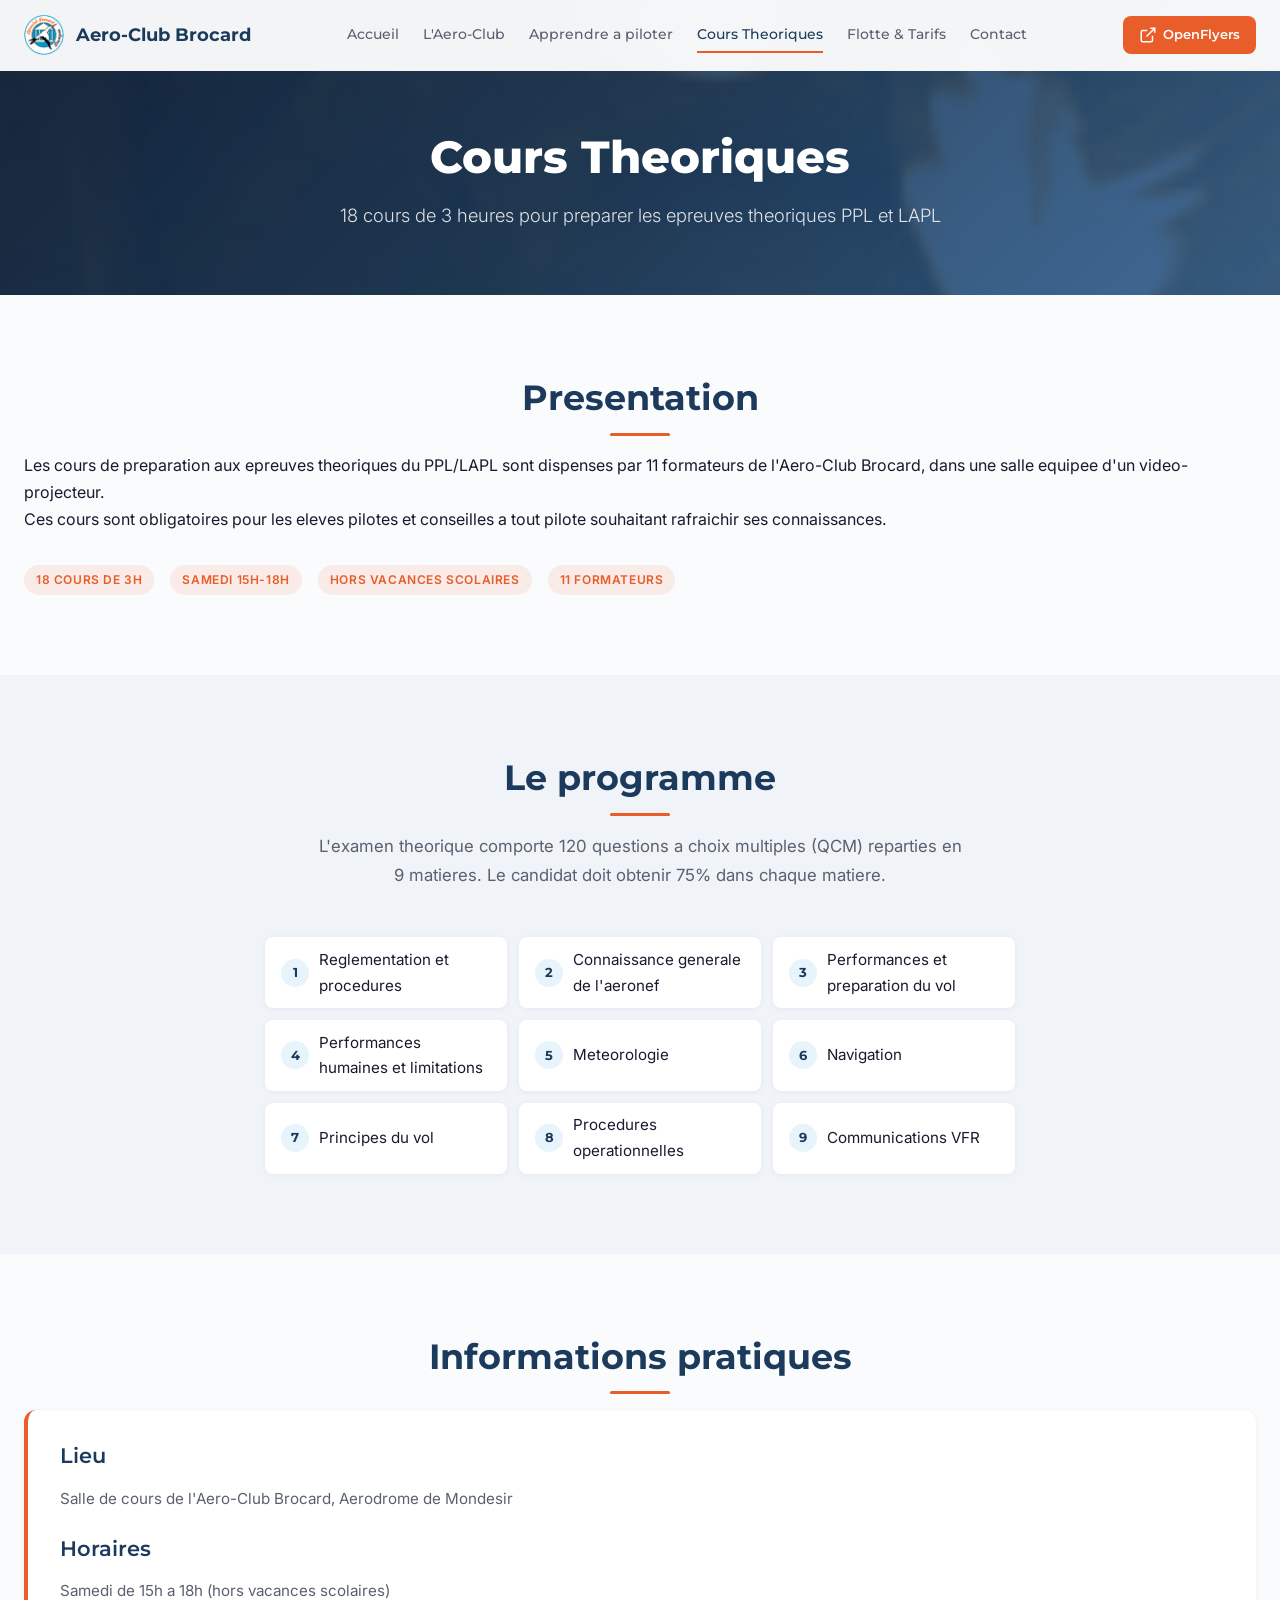
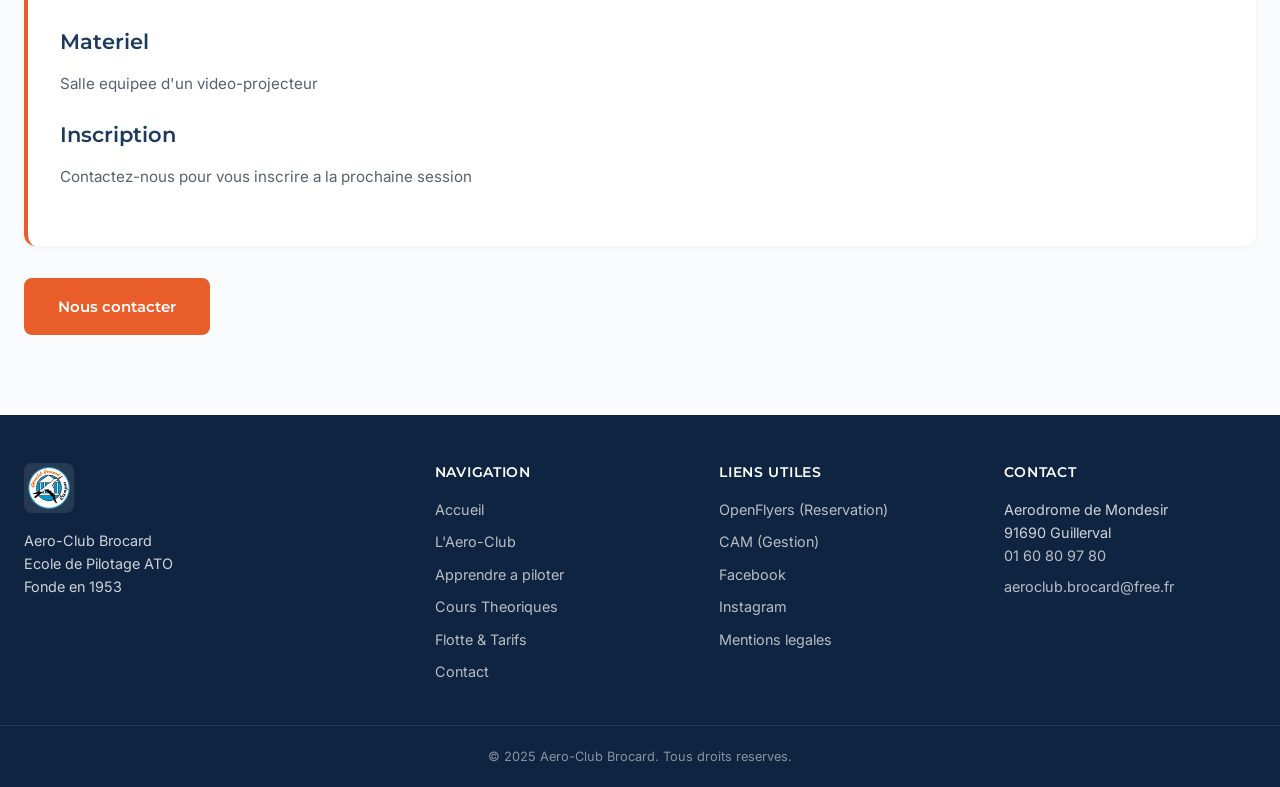
<file: cours.html>
<!DOCTYPE html>
<html lang="fr">
<head>
    <meta charset="UTF-8">
    <meta name="viewport" content="width=device-width, initial-scale=1.0">
    <meta name="description" content="Cours theoriques PPL et LAPL a l'Aero-Club Brocard. 18 cours de 3 heures dispenses par 11 formateurs qualifies.">
    <meta name="author" content="Aero-Club Brocard">
    <meta name="robots" content="index, follow">
    <meta property="og:type" content="website">
    <meta property="og:title" content="Cours Theoriques | Aero-Club Brocard">
    <meta property="og:description" content="18 cours de 3 heures pour preparer les epreuves theoriques PPL et LAPL. 11 formateurs qualifies.">
    <meta property="og:image" content="images/brocard_bg.jpg">
    <meta property="og:locale" content="fr_FR">
    <title>Cours Theoriques | Aero-Club Brocard</title>
    <link rel="stylesheet" href="css/style.css">
    <link rel="preconnect" href="https://fonts.googleapis.com">
    <link rel="preconnect" href="https://fonts.gstatic.com" crossorigin>
    <link href="https://fonts.googleapis.com/css2?family=Montserrat:wght@400;500;600;700;800&family=Inter:wght@300;400;500;600&display=swap" rel="stylesheet">
</head>
<body>

    <!-- HEADER -->
    <header class="header" id="top">
        <div class="container header-inner">
            <a href="index.html" class="logo">
                <img src="images/brocard_logo.png" alt="Logo Aero-Club Brocard" class="logo-img">
                <span class="logo-text">Aero-Club Brocard</span>
            </a>
            <nav class="nav-links" aria-label="Navigation principale">
                <a href="index.html">Accueil</a>
                <a href="club.html">L'Aero-Club</a>
                <a href="formation.html">Apprendre a piloter</a>
                <a href="cours.html" class="active">Cours Theoriques</a>
                <a href="flotte.html">Flotte & Tarifs</a>
                <a href="contact.html">Contact</a>
            </nav>
            <div class="nav-external">
                <a href="https://openflyers.com/brocard/" target="_blank" rel="noopener noreferrer" class="btn-external">
                    <svg width="18" height="18" viewBox="0 0 24 24" fill="none" stroke="currentColor" stroke-width="2"><path d="M15 3h6v6"/><path d="M10 14L21 3"/><path d="M18 13v6a2 2 0 0 1-2 2H5a2 2 0 0 1-2-2V8a2 2 0 0 1 2-2h6"/></svg>
                    OpenFlyers
                </a>
            </div>
            <button class="nav-toggle" aria-label="Ouvrir le menu" aria-expanded="false">
                <span></span><span></span><span></span>
            </button>
        </div>
    </header>

    <!-- PAGE HEADER -->
    <section class="page-header">
        <div class="container">
            <h1 class="fade-in">Cours Theoriques</h1>
            <p class="fade-in">18 cours de 3 heures pour preparer les epreuves theoriques PPL et LAPL</p>
        </div>
    </section>

    <!-- PRESENTATION -->
    <section class="section">
        <div class="container">
            <h2 class="section-title fade-in">Presentation</h2>
            <div class="fade-in">
                <p>Les cours de preparation aux epreuves theoriques du PPL/LAPL sont dispenses par 11 formateurs de l'Aero-Club Brocard, dans une salle equipee d'un video-projecteur.</p>
                <p>Ces cours sont obligatoires pour les eleves pilotes et conseilles a tout pilote souhaitant rafraichir ses connaissances.</p>
            </div>
            <div class="info-badges fade-in" style="display:flex;flex-wrap:wrap;gap:1rem;margin-top:2rem;">
                <span class="training-tag">18 cours de 3h</span>
                <span class="training-tag">Samedi 15h-18h</span>
                <span class="training-tag">Hors vacances scolaires</span>
                <span class="training-tag">11 formateurs</span>
            </div>
        </div>
    </section>

    <!-- PROGRAMME -->
    <section class="section section-alt">
        <div class="container">
            <h2 class="section-title fade-in">Le programme</h2>
            <p class="section-intro fade-in">L'examen theorique comporte 120 questions a choix multiples (QCM) reparties en 9 matieres. Le candidat doit obtenir 75% dans chaque matiere.</p>
            <div class="exam-content fade-in">
                <ul class="exam-subjects">
                    <li><span class="exam-num">1</span> Reglementation et procedures</li>
                    <li><span class="exam-num">2</span> Connaissance generale de l'aeronef</li>
                    <li><span class="exam-num">3</span> Performances et preparation du vol</li>
                    <li><span class="exam-num">4</span> Performances humaines et limitations</li>
                    <li><span class="exam-num">5</span> Meteorologie</li>
                    <li><span class="exam-num">6</span> Navigation</li>
                    <li><span class="exam-num">7</span> Principes du vol</li>
                    <li><span class="exam-num">8</span> Procedures operationnelles</li>
                    <li><span class="exam-num">9</span> Communications VFR</li>
                </ul>
            </div>
        </div>
    </section>

    <!-- INFOS PRATIQUES -->
    <section class="section">
        <div class="container">
            <h2 class="section-title fade-in">Informations pratiques</h2>
            <div class="schedule-card fade-in">
                <h3>Lieu</h3>
                <p>Salle de cours de l'Aero-Club Brocard, Aerodrome de Mondesir</p>
                <h3>Horaires</h3>
                <p>Samedi de 15h a 18h (hors vacances scolaires)</p>
                <h3>Materiel</h3>
                <p>Salle equipee d'un video-projecteur</p>
                <h3>Inscription</h3>
                <p>Contactez-nous pour vous inscrire a la prochaine session</p>
            </div>
            <div class="fade-in" style="margin-top:2rem;">
                <a href="contact.html" class="btn btn-primary">Nous contacter</a>
            </div>
        </div>
    </section>

    <!-- FOOTER -->
    <footer class="footer">
        <div class="container footer-inner">
            <div class="footer-col">
                <img src="images/brocard_logo.png" alt="Logo" class="footer-logo">
                <p>Aero-Club Brocard<br>Ecole de Pilotage ATO<br>Fonde en 1953</p>
            </div>
            <div class="footer-col">
                <h4>Navigation</h4>
                <a href="index.html">Accueil</a>
                <a href="club.html">L'Aero-Club</a>
                <a href="formation.html">Apprendre a piloter</a>
                <a href="cours.html">Cours Theoriques</a>
                <a href="flotte.html">Flotte & Tarifs</a>
                <a href="contact.html">Contact</a>
            </div>
            <div class="footer-col">
                <h4>Liens utiles</h4>
                <a href="https://openflyers.com/brocard/" target="_blank" rel="noopener noreferrer">OpenFlyers (Reservation)</a>
                <a href="http://cam.aeroclub-brocard.fr" target="_blank" rel="noopener noreferrer">CAM (Gestion)</a>
                <a href="https://www.facebook.com/aeroclub.brocard/" target="_blank" rel="noopener noreferrer">Facebook</a>
                <a href="https://www.instagram.com/aeroclub.brocard/" target="_blank" rel="noopener noreferrer">Instagram</a>
                <a href="mentions-legales.html">Mentions legales</a>
            </div>
            <div class="footer-col">
                <h4>Contact</h4>
                <p>Aerodrome de Mondesir<br>91690 Guillerval</p>
                <p><a href="tel:+33160809780">01 60 80 97 80</a></p>
                <p><a href="mailto:aeroclub.brocard@free.fr">aeroclub.brocard@free.fr</a></p>
            </div>
        </div>
        <div class="footer-bottom">
            <div class="container"><p>&copy; 2025 Aero-Club Brocard. Tous droits reserves.</p></div>
        </div>
    </footer>
    <script src="js/main.js"></script>
</body>
</html>
</file>
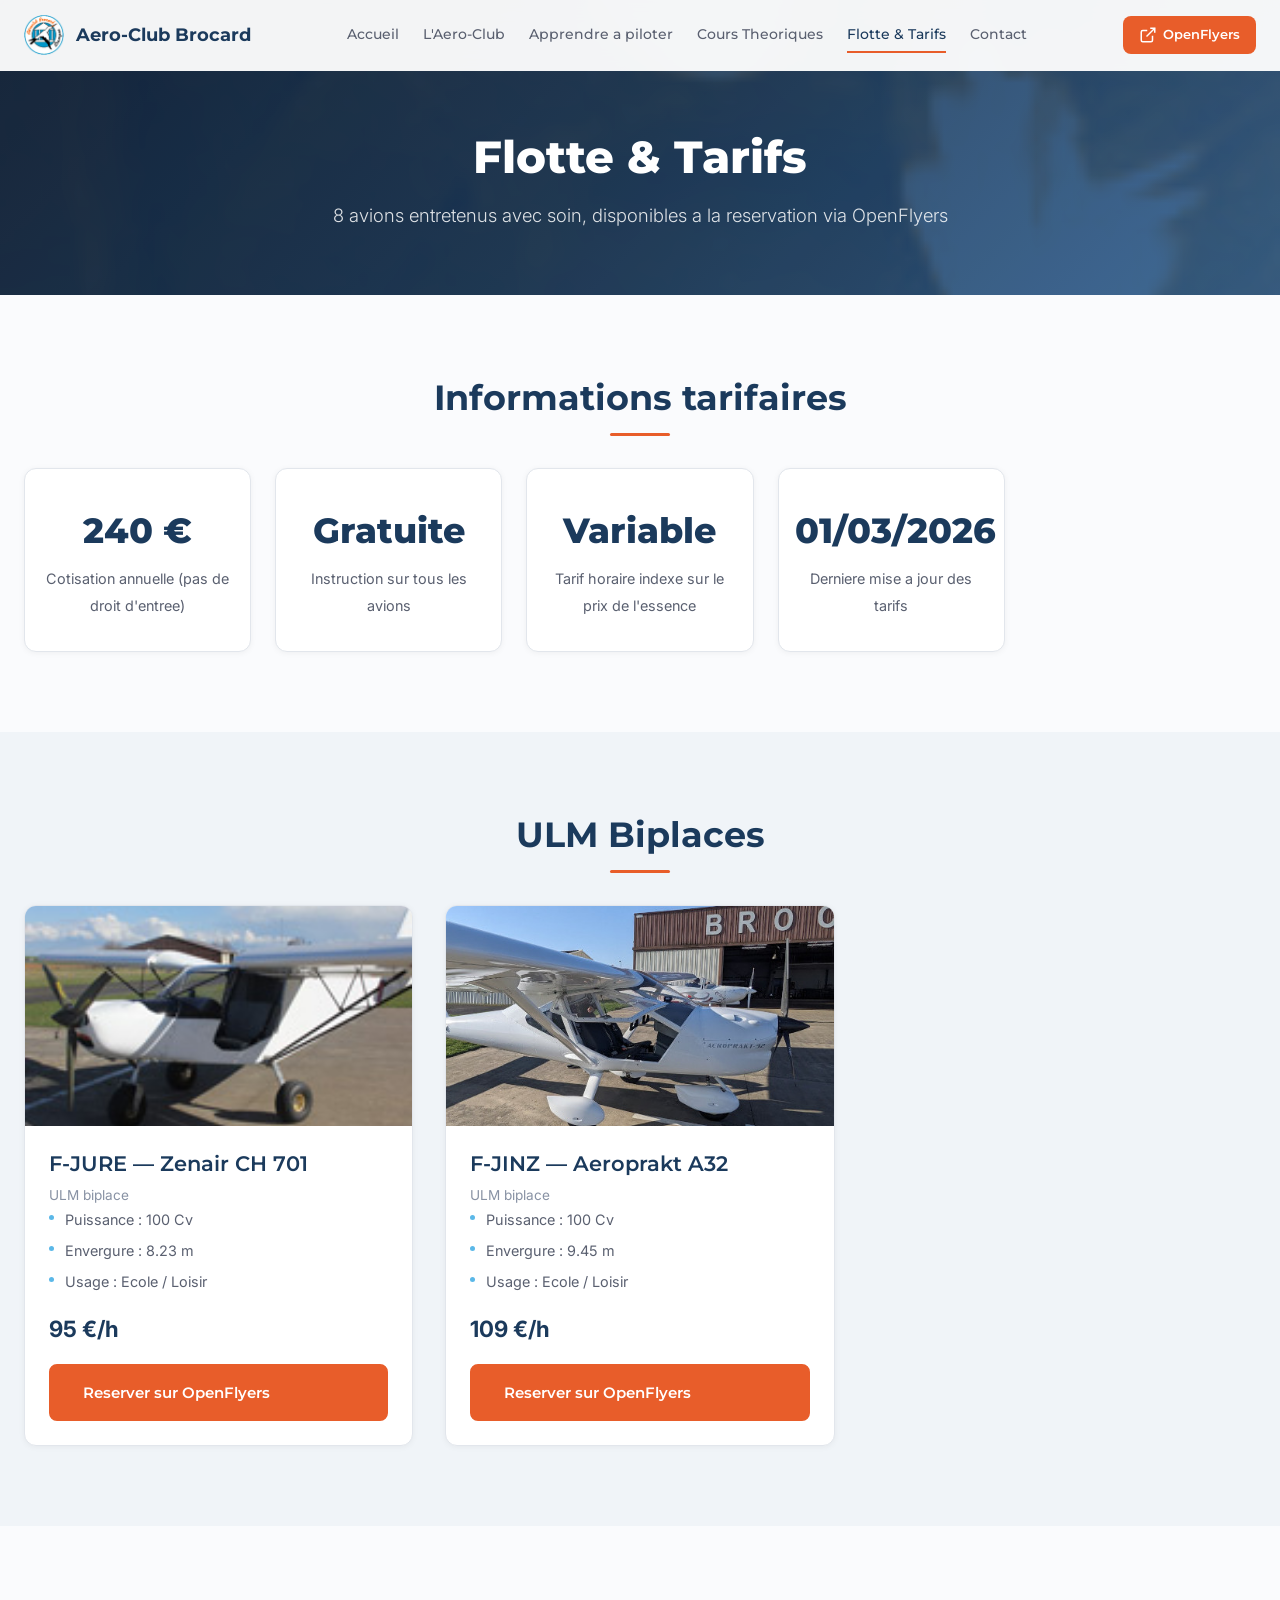
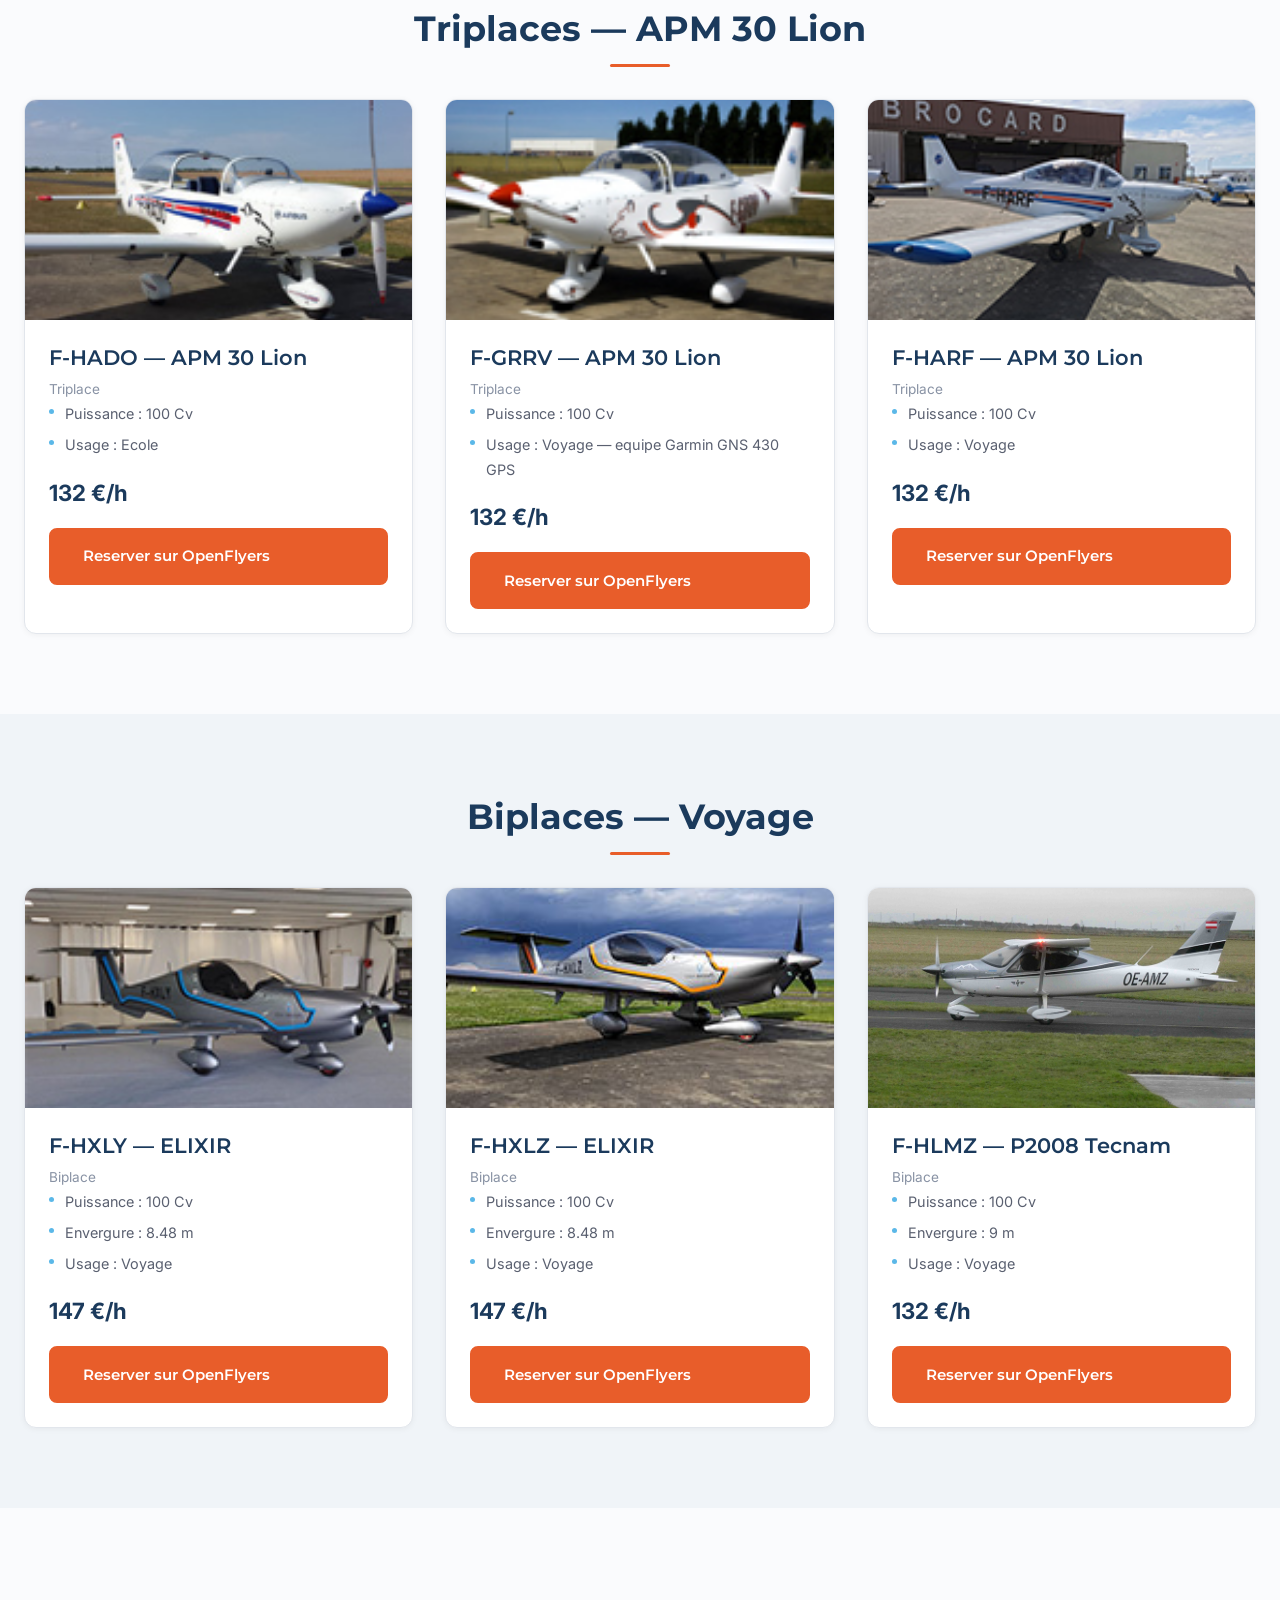
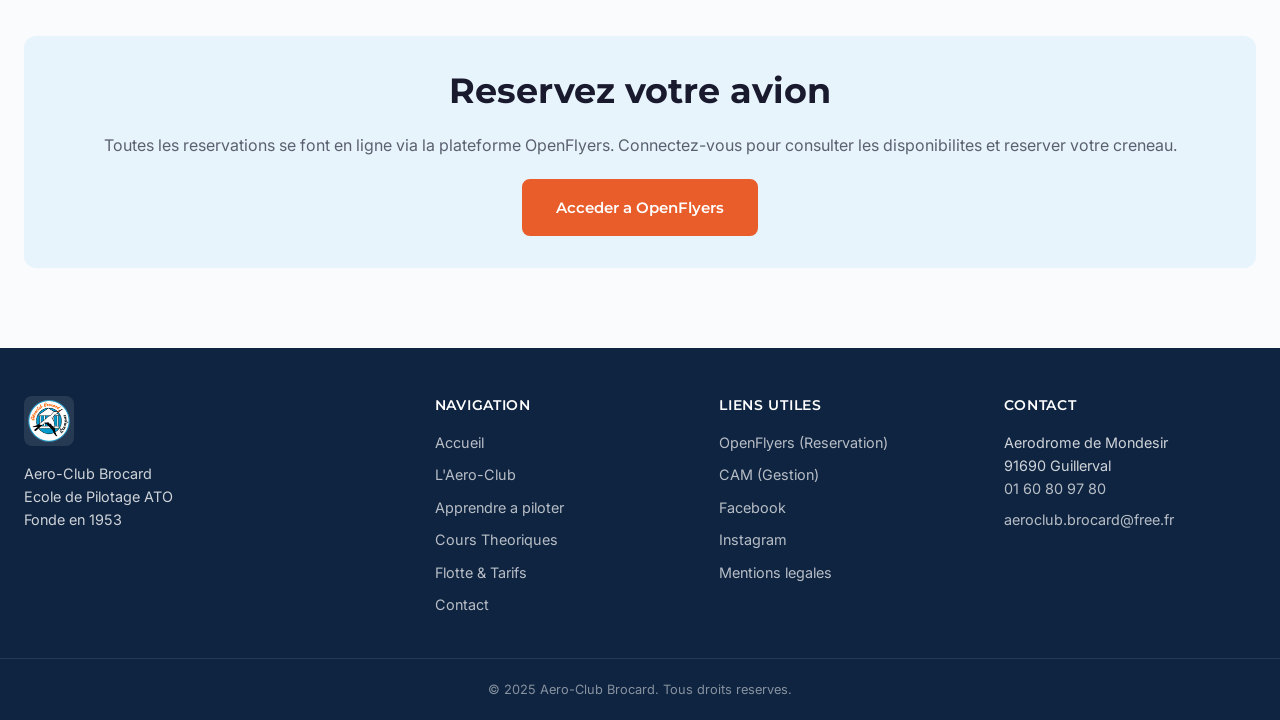
<file: flotte.html>
<!DOCTYPE html>
<html lang="fr">
<head>
    <meta charset="UTF-8">
    <meta name="viewport" content="width=device-width, initial-scale=1.0">
    <meta name="description" content="Flotte et tarifs de l'Aero-Club Brocard - 8 avions disponibles a la reservation via OpenFlyers. ULM, triplaces et biplaces voyage.">
    <meta name="author" content="Aero-Club Brocard">
    <meta name="robots" content="index, follow">
    <meta property="og:type" content="website">
    <meta property="og:title" content="Flotte & Tarifs | Aero-Club Brocard">
    <meta property="og:description" content="8 avions entretenus avec soin, disponibles a la reservation via OpenFlyers. Decouvrez nos tarifs.">
    <meta property="og:image" content="images/brocard_bg.jpg">
    <meta property="og:locale" content="fr_FR">
    <title>Flotte & Tarifs | Aero-Club Brocard</title>
    <link rel="stylesheet" href="css/style.css">
    <link rel="preconnect" href="https://fonts.googleapis.com">
    <link rel="preconnect" href="https://fonts.gstatic.com" crossorigin>
    <link href="https://fonts.googleapis.com/css2?family=Montserrat:wght@400;500;600;700;800&family=Inter:wght@300;400;500;600&display=swap" rel="stylesheet">
</head>
<body>

    <!-- HEADER -->
    <header class="header" id="top">
        <div class="container header-inner">
            <a href="index.html" class="logo">
                <img src="images/brocard_logo.png" alt="Logo Aero-Club Brocard" class="logo-img">
                <span class="logo-text">Aero-Club Brocard</span>
            </a>
            <nav class="nav-links" aria-label="Navigation principale">
                <a href="index.html">Accueil</a>
                <a href="club.html">L'Aero-Club</a>
                <a href="formation.html">Apprendre a piloter</a>
                <a href="cours.html">Cours Theoriques</a>
                <a href="flotte.html" class="active">Flotte & Tarifs</a>
                <a href="contact.html">Contact</a>
            </nav>
            <div class="nav-external">
                <a href="https://openflyers.com/brocard/" target="_blank" rel="noopener noreferrer" class="btn-external">
                    <svg width="18" height="18" viewBox="0 0 24 24" fill="none" stroke="currentColor" stroke-width="2"><path d="M15 3h6v6"/><path d="M10 14L21 3"/><path d="M18 13v6a2 2 0 0 1-2 2H5a2 2 0 0 1-2-2V8a2 2 0 0 1 2-2h6"/></svg>
                    OpenFlyers
                </a>
            </div>
            <button class="nav-toggle" aria-label="Ouvrir le menu" aria-expanded="false">
                <span></span><span></span><span></span>
            </button>
        </div>
    </header>

    <!-- PAGE HEADER -->
    <section class="page-header">
        <div class="container">
            <h1 class="fade-in">Flotte & Tarifs</h1>
            <p class="fade-in">8 avions entretenus avec soin, disponibles a la reservation via OpenFlyers</p>
        </div>
    </section>

    <!-- TARIFS OVERVIEW -->
    <section class="section">
        <div class="container">
            <h2 class="section-title fade-in">Informations tarifaires</h2>
            <div class="stats-grid fade-in">
                <div class="stat-card">
                    <span class="stat-number">240 &euro;</span>
                    <span class="stat-label">Cotisation annuelle (pas de droit d'entree)</span>
                </div>
                <div class="stat-card">
                    <span class="stat-number">Gratuite</span>
                    <span class="stat-label">Instruction sur tous les avions</span>
                </div>
                <div class="stat-card">
                    <span class="stat-number">Variable</span>
                    <span class="stat-label">Tarif horaire indexe sur le prix de l'essence</span>
                </div>
                <div class="stat-card">
                    <span class="stat-number">01/03/2026</span>
                    <span class="stat-label">Derniere mise a jour des tarifs</span>
                </div>
            </div>
        </div>
    </section>

    <!-- ULM BIPLACES -->
    <section class="section section-alt">
        <div class="container">
            <h2 class="section-title fade-in">ULM Biplaces</h2>
            <div class="fleet-grid fade-in">

                <!-- F-JURE -->
                <div class="fleet-card">
                    <img src="images/f-jure_main.jpg" alt="F-JURE Zenair CH 701" class="card-img" style="width:100%; height:220px; object-fit:cover;">
                    <div class="fleet-info">
                        <h3>F-JURE &mdash; Zenair CH 701</h3>
                        <span class="fleet-type">ULM biplace</span>
                        <ul class="fleet-specs">
                            <li>Puissance : 100 Cv</li>
                            <li>Envergure : 8.23 m</li>
                            <li>Usage : Ecole / Loisir</li>
                        </ul>
                        <p style="font-size:1.4rem; font-weight:700; color:var(--color-primary); margin-bottom:1rem;">95 &euro;/h</p>
                        <a href="https://openflyers.com/brocard/" target="_blank" rel="noopener noreferrer" class="btn btn-primary" style="width:100%; text-align:center;">Reserver sur OpenFlyers</a>
                    </div>
                </div>

                <!-- F-JINZ -->
                <div class="fleet-card">
                    <img src="images/f-jinz_a32.jpg" alt="F-JINZ Aeroprakt A32" class="card-img" style="width:100%; height:220px; object-fit:cover;">
                    <div class="fleet-info">
                        <h3>F-JINZ &mdash; Aeroprakt A32</h3>
                        <span class="fleet-type">ULM biplace</span>
                        <ul class="fleet-specs">
                            <li>Puissance : 100 Cv</li>
                            <li>Envergure : 9.45 m</li>
                            <li>Usage : Ecole / Loisir</li>
                        </ul>
                        <p style="font-size:1.4rem; font-weight:700; color:var(--color-primary); margin-bottom:1rem;">109 &euro;/h</p>
                        <a href="https://openflyers.com/brocard/" target="_blank" rel="noopener noreferrer" class="btn btn-primary" style="width:100%; text-align:center;">Reserver sur OpenFlyers</a>
                    </div>
                </div>

            </div>
        </div>
    </section>

    <!-- TRIPLACES — APM 30 LION -->
    <section class="section">
        <div class="container">
            <h2 class="section-title fade-in">Triplaces &mdash; APM 30 Lion</h2>
            <div class="fleet-grid fade-in">

                <!-- F-HADO -->
                <div class="fleet-card">
                    <img src="images/f-hado_main.jpg" alt="F-HADO APM 30 Lion" class="card-img" style="width:100%; height:220px; object-fit:cover;">
                    <div class="fleet-info">
                        <h3>F-HADO &mdash; APM 30 Lion</h3>
                        <span class="fleet-type">Triplace</span>
                        <ul class="fleet-specs">
                            <li>Puissance : 100 Cv</li>
                            <li>Usage : Ecole</li>
                        </ul>
                        <p style="font-size:1.4rem; font-weight:700; color:var(--color-primary); margin-bottom:1rem;">132 &euro;/h</p>
                        <a href="https://openflyers.com/brocard/" target="_blank" rel="noopener noreferrer" class="btn btn-primary" style="width:100%; text-align:center;">Reserver sur OpenFlyers</a>
                    </div>
                </div>

                <!-- F-GRRV -->
                <div class="fleet-card">
                    <img src="images/f-grrv_main.jpg" alt="F-GRRV APM 30 Lion" class="card-img" style="width:100%; height:220px; object-fit:cover;">
                    <div class="fleet-info">
                        <h3>F-GRRV &mdash; APM 30 Lion</h3>
                        <span class="fleet-type">Triplace</span>
                        <ul class="fleet-specs">
                            <li>Puissance : 100 Cv</li>
                            <li>Usage : Voyage &mdash; equipe Garmin GNS 430 GPS</li>
                        </ul>
                        <p style="font-size:1.4rem; font-weight:700; color:var(--color-primary); margin-bottom:1rem;">132 &euro;/h</p>
                        <a href="https://openflyers.com/brocard/" target="_blank" rel="noopener noreferrer" class="btn btn-primary" style="width:100%; text-align:center;">Reserver sur OpenFlyers</a>
                    </div>
                </div>

                <!-- F-HARF -->
                <div class="fleet-card">
                    <img src="images/f-harf_main.jpg" alt="F-HARF APM 30 Lion" class="card-img" style="width:100%; height:220px; object-fit:cover;">
                    <div class="fleet-info">
                        <h3>F-HARF &mdash; APM 30 Lion</h3>
                        <span class="fleet-type">Triplace</span>
                        <ul class="fleet-specs">
                            <li>Puissance : 100 Cv</li>
                            <li>Usage : Voyage</li>
                        </ul>
                        <p style="font-size:1.4rem; font-weight:700; color:var(--color-primary); margin-bottom:1rem;">132 &euro;/h</p>
                        <a href="https://openflyers.com/brocard/" target="_blank" rel="noopener noreferrer" class="btn btn-primary" style="width:100%; text-align:center;">Reserver sur OpenFlyers</a>
                    </div>
                </div>

            </div>
        </div>
    </section>

    <!-- BIPLACES VOYAGE -->
    <section class="section section-alt">
        <div class="container">
            <h2 class="section-title fade-in">Biplaces &mdash; Voyage</h2>
            <div class="fleet-grid fade-in">

                <!-- F-HXLY -->
                <div class="fleet-card">
                    <img src="images/f-hxly_main.jpg" alt="F-HXLY ELIXIR" class="card-img" style="width:100%; height:220px; object-fit:cover;">
                    <div class="fleet-info">
                        <h3>F-HXLY &mdash; ELIXIR</h3>
                        <span class="fleet-type">Biplace</span>
                        <ul class="fleet-specs">
                            <li>Puissance : 100 Cv</li>
                            <li>Envergure : 8.48 m</li>
                            <li>Usage : Voyage</li>
                        </ul>
                        <p style="font-size:1.4rem; font-weight:700; color:var(--color-primary); margin-bottom:1rem;">147 &euro;/h</p>
                        <a href="https://openflyers.com/brocard/" target="_blank" rel="noopener noreferrer" class="btn btn-primary" style="width:100%; text-align:center;">Reserver sur OpenFlyers</a>
                    </div>
                </div>

                <!-- F-HXLZ -->
                <div class="fleet-card">
                    <img src="images/f-hxlz_main.jpg" alt="F-HXLZ ELIXIR" class="card-img" style="width:100%; height:220px; object-fit:cover;">
                    <div class="fleet-info">
                        <h3>F-HXLZ &mdash; ELIXIR</h3>
                        <span class="fleet-type">Biplace</span>
                        <ul class="fleet-specs">
                            <li>Puissance : 100 Cv</li>
                            <li>Envergure : 8.48 m</li>
                            <li>Usage : Voyage</li>
                        </ul>
                        <p style="font-size:1.4rem; font-weight:700; color:var(--color-primary); margin-bottom:1rem;">147 &euro;/h</p>
                        <a href="https://openflyers.com/brocard/" target="_blank" rel="noopener noreferrer" class="btn btn-primary" style="width:100%; text-align:center;">Reserver sur OpenFlyers</a>
                    </div>
                </div>

                <!-- F-HLMZ -->
                <div class="fleet-card">
                    <img src="images/f-hlmz_main.jpg" alt="F-HLMZ P2008 Tecnam" class="card-img" style="width:100%; height:220px; object-fit:cover;">
                    <div class="fleet-info">
                        <h3>F-HLMZ &mdash; P2008 Tecnam</h3>
                        <span class="fleet-type">Biplace</span>
                        <ul class="fleet-specs">
                            <li>Puissance : 100 Cv</li>
                            <li>Envergure : 9 m</li>
                            <li>Usage : Voyage</li>
                        </ul>
                        <p style="font-size:1.4rem; font-weight:700; color:var(--color-primary); margin-bottom:1rem;">132 &euro;/h</p>
                        <a href="https://openflyers.com/brocard/" target="_blank" rel="noopener noreferrer" class="btn btn-primary" style="width:100%; text-align:center;">Reserver sur OpenFlyers</a>
                    </div>
                </div>

            </div>
        </div>
    </section>

    <!-- CTA RESERVATION -->
    <section class="section">
        <div class="container">
            <div class="fleet-cta fade-in">
                <h2>Reservez votre avion</h2>
                <p>Toutes les reservations se font en ligne via la plateforme OpenFlyers. Connectez-vous pour consulter les disponibilites et reserver votre creneau.</p>
                <a href="https://openflyers.com/brocard/" target="_blank" rel="noopener noreferrer" class="btn btn-primary">Acceder a OpenFlyers</a>
            </div>
        </div>
    </section>

    <!-- FOOTER -->
    <footer class="footer">
        <div class="container footer-inner">
            <div class="footer-col">
                <img src="images/brocard_logo.png" alt="Logo" class="footer-logo">
                <p>Aero-Club Brocard<br>Ecole de Pilotage ATO<br>Fonde en 1953</p>
            </div>
            <div class="footer-col">
                <h4>Navigation</h4>
                <a href="index.html">Accueil</a>
                <a href="club.html">L'Aero-Club</a>
                <a href="formation.html">Apprendre a piloter</a>
                <a href="cours.html">Cours Theoriques</a>
                <a href="flotte.html">Flotte & Tarifs</a>
                <a href="contact.html">Contact</a>
            </div>
            <div class="footer-col">
                <h4>Liens utiles</h4>
                <a href="https://openflyers.com/brocard/" target="_blank" rel="noopener noreferrer">OpenFlyers (Reservation)</a>
                <a href="http://cam.aeroclub-brocard.fr" target="_blank" rel="noopener noreferrer">CAM (Gestion)</a>
                <a href="https://www.facebook.com/aeroclub.brocard/" target="_blank" rel="noopener noreferrer">Facebook</a>
                <a href="https://www.instagram.com/aeroclub.brocard/" target="_blank" rel="noopener noreferrer">Instagram</a>
                <a href="mentions-legales.html">Mentions legales</a>
            </div>
            <div class="footer-col">
                <h4>Contact</h4>
                <p>Aerodrome de Mondesir<br>91690 Guillerval</p>
                <p><a href="tel:+33160809780">01 60 80 97 80</a></p>
                <p><a href="mailto:aeroclub.brocard@free.fr">aeroclub.brocard@free.fr</a></p>
            </div>
        </div>
        <div class="footer-bottom">
            <div class="container"><p>&copy; 2025 Aero-Club Brocard. Tous droits reserves.</p></div>
        </div>
    </footer>
    <script src="js/main.js"></script>
</body>
</html>
</file>
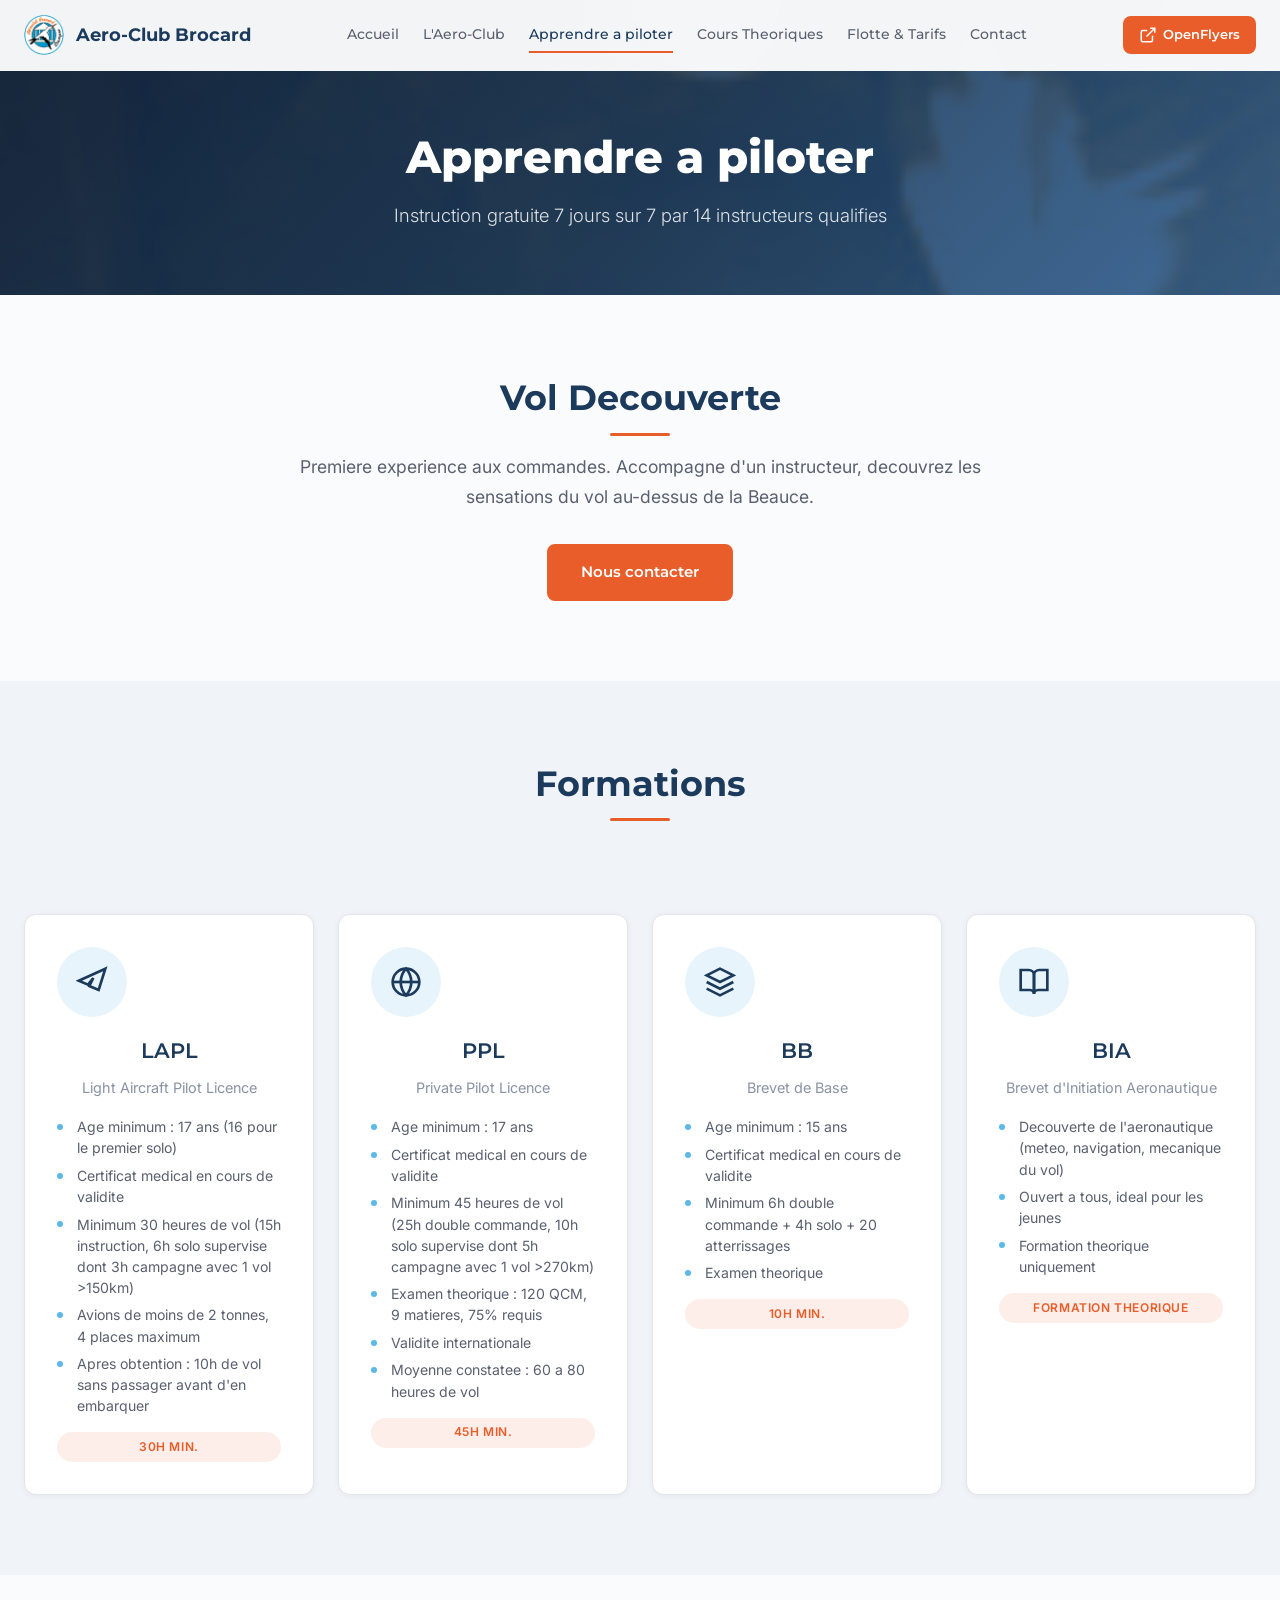
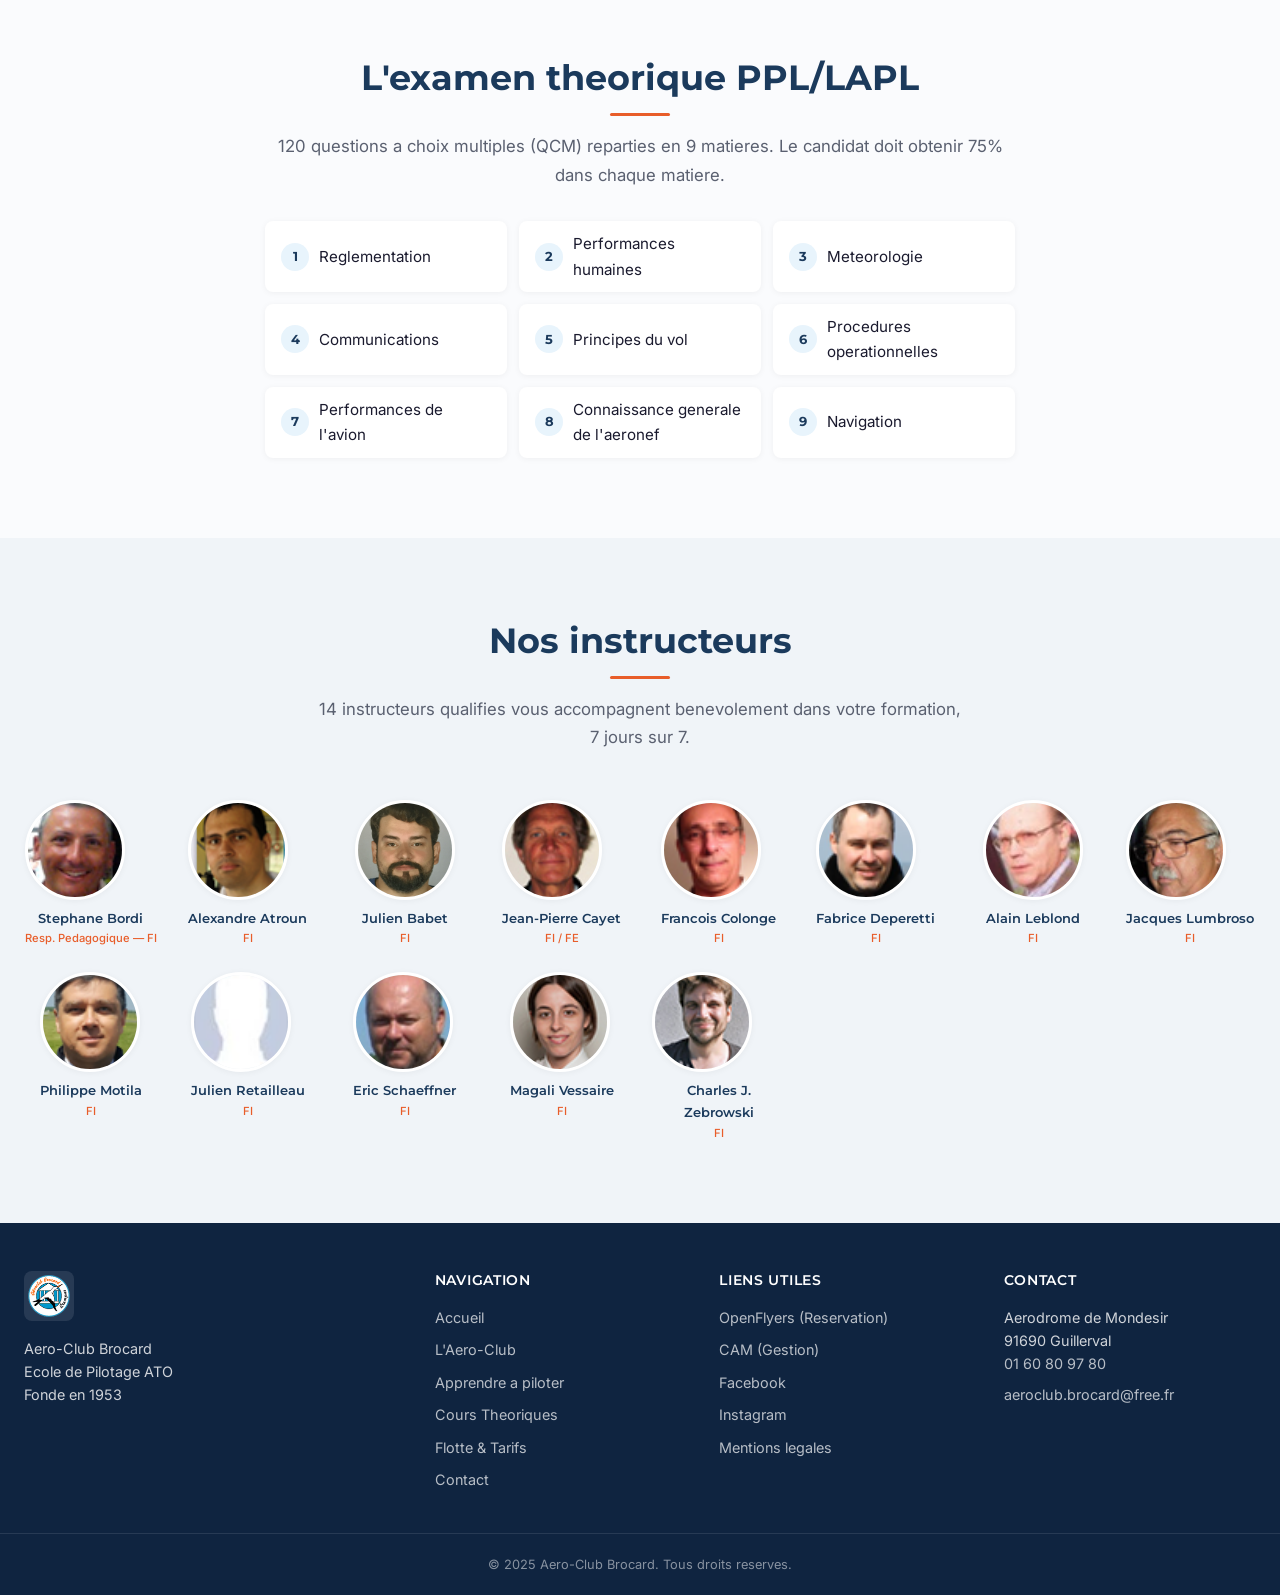
<file: formation.html>
<!DOCTYPE html>
<html lang="fr">
<head>
    <meta charset="UTF-8">
    <meta name="viewport" content="width=device-width, initial-scale=1.0">
    <meta name="description" content="Apprendre a piloter a l'Aero-Club Brocard. Formations LAPL, PPL, Brevet de Base et BIA. Instruction gratuite 7j/7 par 14 instructeurs qualifies.">
    <meta name="author" content="Aero-Club Brocard">
    <meta name="robots" content="index, follow">
    <meta property="og:type" content="website">
    <meta property="og:title" content="Apprendre a piloter | Aero-Club Brocard">
    <meta property="og:description" content="Formations LAPL, PPL, Brevet de Base et BIA. Instruction gratuite 7j/7 par 14 instructeurs qualifies.">
    <meta property="og:image" content="images/brocard_bg.jpg">
    <meta property="og:locale" content="fr_FR">
    <title>Apprendre a piloter | Aero-Club Brocard</title>
    <link rel="stylesheet" href="css/style.css">
    <link rel="preconnect" href="https://fonts.googleapis.com">
    <link rel="preconnect" href="https://fonts.gstatic.com" crossorigin>
    <link href="https://fonts.googleapis.com/css2?family=Montserrat:wght@400;500;600;700;800&family=Inter:wght@300;400;500;600&display=swap" rel="stylesheet">
</head>
<body>

    <!-- HEADER -->
    <header class="header" id="top">
        <div class="container header-inner">
            <a href="index.html" class="logo">
                <img src="images/brocard_logo.png" alt="Logo Aero-Club Brocard" class="logo-img">
                <span class="logo-text">Aero-Club Brocard</span>
            </a>
            <nav class="nav-links" aria-label="Navigation principale">
                <a href="index.html">Accueil</a>
                <a href="club.html">L'Aero-Club</a>
                <a href="formation.html" class="active">Apprendre a piloter</a>
                <a href="cours.html">Cours Theoriques</a>
                <a href="flotte.html">Flotte & Tarifs</a>
                <a href="contact.html">Contact</a>
            </nav>
            <div class="nav-external">
                <a href="https://openflyers.com/brocard/" target="_blank" rel="noopener noreferrer" class="btn-external">
                    <svg width="18" height="18" viewBox="0 0 24 24" fill="none" stroke="currentColor" stroke-width="2"><path d="M15 3h6v6"/><path d="M10 14L21 3"/><path d="M18 13v6a2 2 0 0 1-2 2H5a2 2 0 0 1-2-2V8a2 2 0 0 1 2-2h6"/></svg>
                    OpenFlyers
                </a>
            </div>
            <button class="nav-toggle" aria-label="Ouvrir le menu" aria-expanded="false">
                <span></span><span></span><span></span>
            </button>
        </div>
    </header>

    <!-- PAGE HEADER -->
    <section class="page-header">
        <div class="container">
            <h1 class="fade-in">Apprendre a piloter</h1>
            <p class="fade-in">Instruction gratuite 7 jours sur 7 par 14 instructeurs qualifies</p>
        </div>
    </section>

    <!-- VOL DECOUVERTE -->
    <section class="section">
        <div class="container">
            <h2 class="section-title fade-in">Vol Decouverte</h2>
            <div class="discovery-block fade-in">
                <p>Premiere experience aux commandes. Accompagne d'un instructeur, decouvrez les sensations du vol au-dessus de la Beauce.</p>
                <a href="contact.html" class="btn btn-primary">Nous contacter</a>
            </div>
        </div>
    </section>

    <!-- FORMATIONS -->
    <section class="section section-alt">
        <div class="container">
            <h2 class="section-title fade-in">Formations</h2>
            <p class="section-intro fade-in">Du premier vol a la licence de pilote, nous vous accompagnons a chaque etape.</p>
            <div class="training-grid fade-in">

                <!-- LAPL -->
                <div class="training-card training-card-detail">
                    <div class="training-icon">
                        <svg width="32" height="32" viewBox="0 0 24 24" fill="none" stroke="currentColor" stroke-width="2"><path d="M22 2L2 11l7 3 4-5-3 6 7 3z"/></svg>
                    </div>
                    <h3>LAPL</h3>
                    <p class="training-subtitle">Light Aircraft Pilot Licence</p>
                    <ul>
                        <li>Age minimum : 17 ans (16 pour le premier solo)</li>
                        <li>Certificat medical en cours de validite</li>
                        <li>Minimum 30 heures de vol (15h instruction, 6h solo supervise dont 3h campagne avec 1 vol >150km)</li>
                        <li>Avions de moins de 2 tonnes, 4 places maximum</li>
                        <li>Apres obtention : 10h de vol sans passager avant d'en embarquer</li>
                    </ul>
                    <span class="training-tag">30h min.</span>
                </div>

                <!-- PPL -->
                <div class="training-card training-card-detail">
                    <div class="training-icon">
                        <svg width="32" height="32" viewBox="0 0 24 24" fill="none" stroke="currentColor" stroke-width="2"><circle cx="12" cy="12" r="10"/><path d="M2 12h20"/><path d="M12 2a15.3 15.3 0 0 1 4 10 15.3 15.3 0 0 1-4 10 15.3 15.3 0 0 1-4-10 15.3 15.3 0 0 1 4-10z"/></svg>
                    </div>
                    <h3>PPL</h3>
                    <p class="training-subtitle">Private Pilot Licence</p>
                    <ul>
                        <li>Age minimum : 17 ans</li>
                        <li>Certificat medical en cours de validite</li>
                        <li>Minimum 45 heures de vol (25h double commande, 10h solo supervise dont 5h campagne avec 1 vol >270km)</li>
                        <li>Examen theorique : 120 QCM, 9 matieres, 75% requis</li>
                        <li>Validite internationale</li>
                        <li>Moyenne constatee : 60 a 80 heures de vol</li>
                    </ul>
                    <span class="training-tag">45h min.</span>
                </div>

                <!-- BB -->
                <div class="training-card training-card-detail">
                    <div class="training-icon">
                        <svg width="32" height="32" viewBox="0 0 24 24" fill="none" stroke="currentColor" stroke-width="2"><path d="M12 2L2 7l10 5 10-5-10-5z"/><path d="M2 17l10 5 10-5"/><path d="M2 12l10 5 10-5"/></svg>
                    </div>
                    <h3>BB</h3>
                    <p class="training-subtitle">Brevet de Base</p>
                    <ul>
                        <li>Age minimum : 15 ans</li>
                        <li>Certificat medical en cours de validite</li>
                        <li>Minimum 6h double commande + 4h solo + 20 atterrissages</li>
                        <li>Examen theorique</li>
                    </ul>
                    <span class="training-tag">10h min.</span>
                </div>

                <!-- BIA -->
                <div class="training-card training-card-detail">
                    <div class="training-icon">
                        <svg width="32" height="32" viewBox="0 0 24 24" fill="none" stroke="currentColor" stroke-width="2"><path d="M2 3h6a4 4 0 0 1 4 4v14a3 3 0 0 0-3-3H2z"/><path d="M22 3h-6a4 4 0 0 0-4 4v14a3 3 0 0 1 3-3h7z"/></svg>
                    </div>
                    <h3>BIA</h3>
                    <p class="training-subtitle">Brevet d'Initiation Aeronautique</p>
                    <ul>
                        <li>Decouverte de l'aeronautique (meteo, navigation, mecanique du vol)</li>
                        <li>Ouvert a tous, ideal pour les jeunes</li>
                        <li>Formation theorique uniquement</li>
                    </ul>
                    <span class="training-tag">Formation theorique</span>
                </div>

            </div>
        </div>
    </section>

    <!-- EXAMEN THEORIQUE -->
    <section class="section">
        <div class="container">
            <h2 class="section-title fade-in">L'examen theorique PPL/LAPL</h2>
            <div class="exam-content fade-in">
                <p>120 questions a choix multiples (QCM) reparties en 9 matieres. Le candidat doit obtenir 75% dans chaque matiere.</p>
                <ul class="exam-subjects">
                    <li><span class="exam-num">1</span> Reglementation</li>
                    <li><span class="exam-num">2</span> Performances humaines</li>
                    <li><span class="exam-num">3</span> Meteorologie</li>
                    <li><span class="exam-num">4</span> Communications</li>
                    <li><span class="exam-num">5</span> Principes du vol</li>
                    <li><span class="exam-num">6</span> Procedures operationnelles</li>
                    <li><span class="exam-num">7</span> Performances de l'avion</li>
                    <li><span class="exam-num">8</span> Connaissance generale de l'aeronef</li>
                    <li><span class="exam-num">9</span> Navigation</li>
                </ul>
            </div>
        </div>
    </section>

    <!-- NOS INSTRUCTEURS -->
    <section class="section section-alt">
        <div class="container">
            <h2 class="section-title fade-in">Nos instructeurs</h2>
            <p class="section-intro fade-in">14 instructeurs qualifies vous accompagnent benevolement dans votre formation, 7 jours sur 7.</p>
            <div class="instructor-grid fade-in">
                <div class="instructor-item">
                    <img src="images/ins_sbo.jpg" alt="Stephane Bordi" class="instructor-photo">
                    <span class="instructor-name">Stephane Bordi</span>
                    <span class="instructor-role">Resp. Pedagogique &mdash; FI</span>
                </div>
                <div class="instructor-item">
                    <img src="images/ins_aat.png" alt="Alexandre Atroun" class="instructor-photo">
                    <span class="instructor-name">Alexandre Atroun</span>
                    <span class="instructor-role">FI</span>
                </div>
                <div class="instructor-item">
                    <img src="images/ins_babet.jpg" alt="Julien Babet" class="instructor-photo">
                    <span class="instructor-name">Julien Babet</span>
                    <span class="instructor-role">FI</span>
                </div>
                <div class="instructor-item">
                    <img src="images/ins_jpc.jpg" alt="Jean-Pierre Cayet" class="instructor-photo">
                    <span class="instructor-name">Jean-Pierre Cayet</span>
                    <span class="instructor-role">FI / FE</span>
                </div>
                <div class="instructor-item">
                    <img src="images/ca_francc.jpg" alt="Francois Colonge" class="instructor-photo">
                    <span class="instructor-name">Francois Colonge</span>
                    <span class="instructor-role">FI</span>
                </div>
                <div class="instructor-item">
                    <img src="images/ins_fdp.png" alt="Fabrice Deperetti" class="instructor-photo">
                    <span class="instructor-name">Fabrice Deperetti</span>
                    <span class="instructor-role">FI</span>
                </div>
                <div class="instructor-item">
                    <img src="images/ca_alainl.jpg" alt="Alain Leblond" class="instructor-photo">
                    <span class="instructor-name">Alain Leblond</span>
                    <span class="instructor-role">FI</span>
                </div>
                <div class="instructor-item">
                    <img src="images/ins_jlu.jpg" alt="Jacques Lumbroso" class="instructor-photo">
                    <span class="instructor-name">Jacques Lumbroso</span>
                    <span class="instructor-role">FI</span>
                </div>
                <div class="instructor-item">
                    <img src="images/ins_pmotila.jpg" alt="Philippe Motila" class="instructor-photo">
                    <span class="instructor-name">Philippe Motila</span>
                    <span class="instructor-role">FI</span>
                </div>
                <div class="instructor-item">
                    <img src="images/ins_ppl.png" alt="Julien Retailleau" class="instructor-photo">
                    <span class="instructor-name">Julien Retailleau</span>
                    <span class="instructor-role">FI</span>
                </div>
                <div class="instructor-item">
                    <img src="images/ca_erics.jpg" alt="Eric Schaeffner" class="instructor-photo">
                    <span class="instructor-name">Eric Schaeffner</span>
                    <span class="instructor-role">FI</span>
                </div>
                <div class="instructor-item">
                    <img src="images/ins_mvsr.jpg" alt="Magali Vessaire" class="instructor-photo">
                    <span class="instructor-name">Magali Vessaire</span>
                    <span class="instructor-role">FI</span>
                </div>
                <div class="instructor-item">
                    <img src="images/ins_czeb.jpg" alt="Charles J. Zebrowski" class="instructor-photo">
                    <span class="instructor-name">Charles J. Zebrowski</span>
                    <span class="instructor-role">FI</span>
                </div>
            </div>
        </div>
    </section>

    <!-- FOOTER -->
    <footer class="footer">
        <div class="container footer-inner">
            <div class="footer-col">
                <img src="images/brocard_logo.png" alt="Logo" class="footer-logo">
                <p>Aero-Club Brocard<br>Ecole de Pilotage ATO<br>Fonde en 1953</p>
            </div>
            <div class="footer-col">
                <h4>Navigation</h4>
                <a href="index.html">Accueil</a>
                <a href="club.html">L'Aero-Club</a>
                <a href="formation.html">Apprendre a piloter</a>
                <a href="cours.html">Cours Theoriques</a>
                <a href="flotte.html">Flotte & Tarifs</a>
                <a href="contact.html">Contact</a>
            </div>
            <div class="footer-col">
                <h4>Liens utiles</h4>
                <a href="https://openflyers.com/brocard/" target="_blank" rel="noopener noreferrer">OpenFlyers (Reservation)</a>
                <a href="http://cam.aeroclub-brocard.fr" target="_blank" rel="noopener noreferrer">CAM (Gestion)</a>
                <a href="https://www.facebook.com/aeroclub.brocard/" target="_blank" rel="noopener noreferrer">Facebook</a>
                <a href="https://www.instagram.com/aeroclub.brocard/" target="_blank" rel="noopener noreferrer">Instagram</a>
                <a href="mentions-legales.html">Mentions legales</a>
            </div>
            <div class="footer-col">
                <h4>Contact</h4>
                <p>Aerodrome de Mondesir<br>91690 Guillerval</p>
                <p><a href="tel:+33160809780">01 60 80 97 80</a></p>
                <p><a href="mailto:aeroclub.brocard@free.fr">aeroclub.brocard@free.fr</a></p>
            </div>
        </div>
        <div class="footer-bottom">
            <div class="container"><p>&copy; 2025 Aero-Club Brocard. Tous droits reserves.</p></div>
        </div>
    </footer>
    <script src="js/main.js"></script>
</body>
</html>
</file>
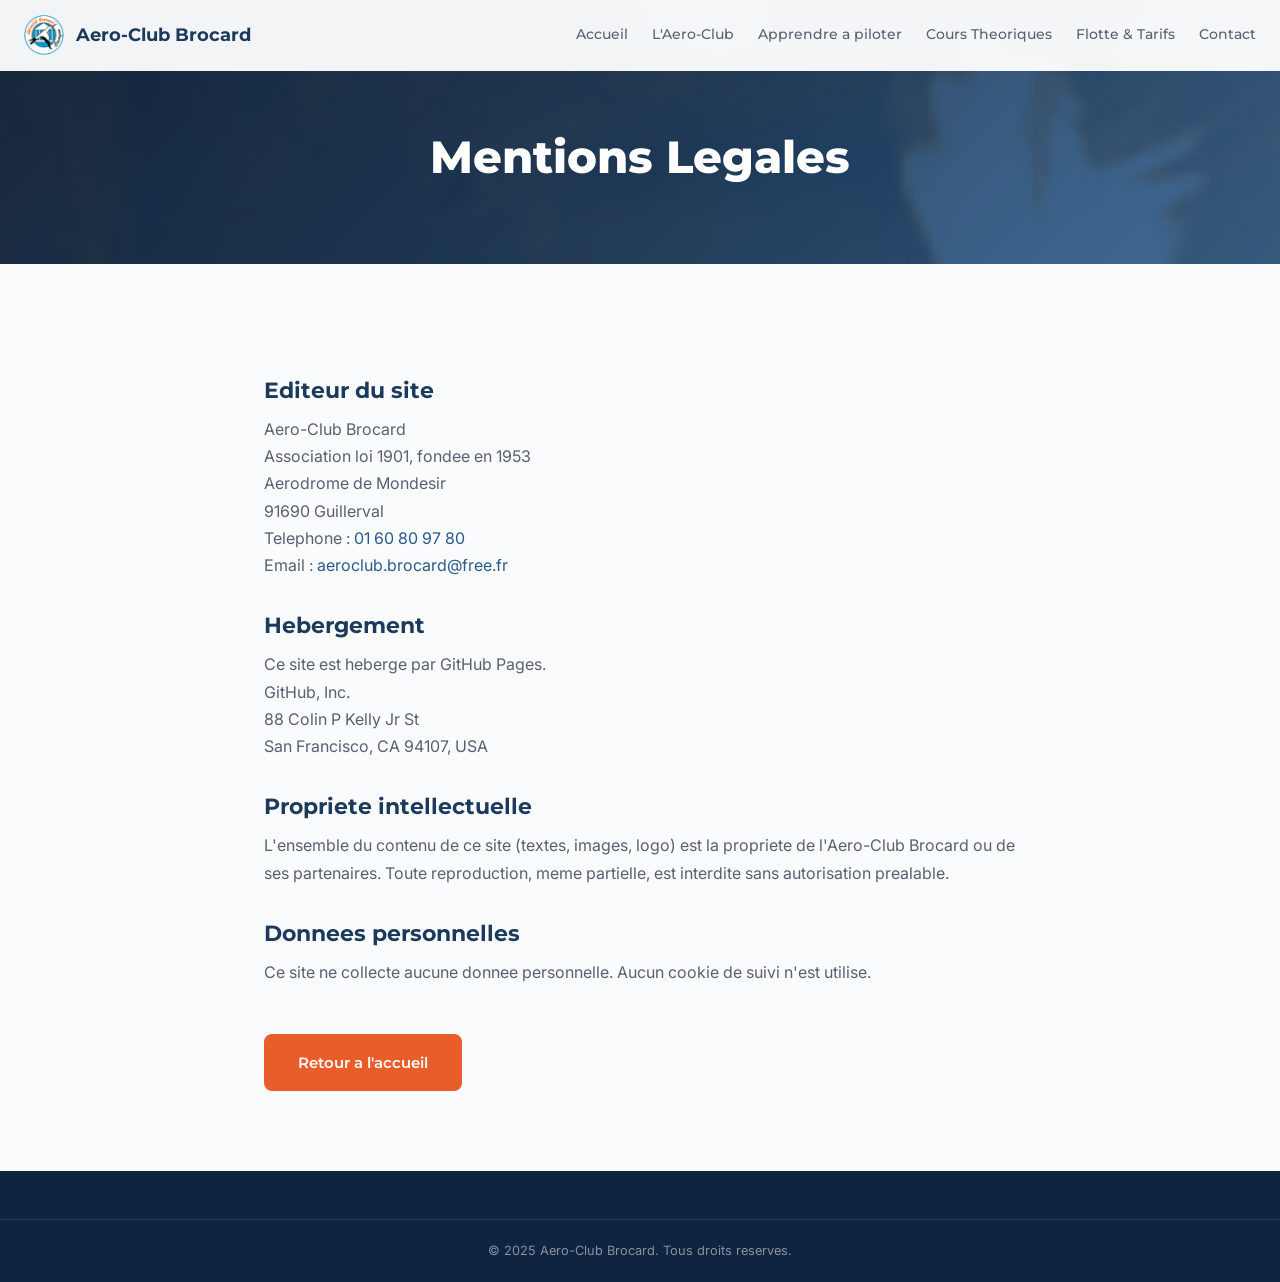
<file: mentions-legales.html>
<!DOCTYPE html>
<html lang="fr">
<head>
    <meta charset="UTF-8">
    <meta name="viewport" content="width=device-width, initial-scale=1.0">
    <meta name="robots" content="noindex">
    <title>Mentions Legales | Aero-Club Brocard</title>
    <link rel="stylesheet" href="css/style.css">
    <link rel="preconnect" href="https://fonts.googleapis.com">
    <link rel="preconnect" href="https://fonts.gstatic.com" crossorigin>
    <link href="https://fonts.googleapis.com/css2?family=Montserrat:wght@400;500;600;700;800&family=Inter:wght@300;400;500;600&display=swap" rel="stylesheet">
</head>
<body>

    <header class="header scrolled">
        <div class="container header-inner">
            <a href="index.html" class="logo">
                <img src="images/brocard_logo.png" alt="Logo Aero-Club Brocard" class="logo-img">
                <span class="logo-text">Aero-Club Brocard</span>
            </a>
            <nav class="nav-links">
                <a href="index.html">Accueil</a>
                <a href="club.html">L'Aero-Club</a>
                <a href="formation.html">Apprendre a piloter</a>
                <a href="cours.html">Cours Theoriques</a>
                <a href="flotte.html">Flotte & Tarifs</a>
                <a href="contact.html">Contact</a>
            </nav>
            <button class="nav-toggle" aria-label="Ouvrir le menu" aria-expanded="false">
                <span></span><span></span><span></span>
            </button>
        </div>
    </header>

    <div class="page-header">
        <div class="container">
            <h1>Mentions Legales</h1>
        </div>
    </div>

    <main class="section">
        <div class="container" style="max-width: 800px;">
            <h2 style="font-size: 1.4rem; margin-top: 2rem; color: var(--color-primary);">Editeur du site</h2>
            <p style="color: var(--color-text-light); margin-bottom: 1rem;">
                Aero-Club Brocard<br>
                Association loi 1901, fondee en 1953<br>
                Aerodrome de Mondesir<br>
                91690 Guillerval<br>
                Telephone : <a href="tel:+33160809780">01 60 80 97 80</a><br>
                Email : <a href="mailto:aeroclub.brocard@free.fr">aeroclub.brocard@free.fr</a>
            </p>

            <h2 style="font-size: 1.4rem; margin-top: 2rem; color: var(--color-primary);">Hebergement</h2>
            <p style="color: var(--color-text-light); margin-bottom: 1rem;">
                Ce site est heberge par GitHub Pages.<br>
                GitHub, Inc.<br>
                88 Colin P Kelly Jr St<br>
                San Francisco, CA 94107, USA
            </p>

            <h2 style="font-size: 1.4rem; margin-top: 2rem; color: var(--color-primary);">Propriete intellectuelle</h2>
            <p style="color: var(--color-text-light); margin-bottom: 1rem;">
                L'ensemble du contenu de ce site (textes, images, logo) est la propriete de l'Aero-Club Brocard ou de ses partenaires. Toute reproduction, meme partielle, est interdite sans autorisation prealable.
            </p>

            <h2 style="font-size: 1.4rem; margin-top: 2rem; color: var(--color-primary);">Donnees personnelles</h2>
            <p style="color: var(--color-text-light); margin-bottom: 1rem;">
                Ce site ne collecte aucune donnee personnelle. Aucun cookie de suivi n'est utilise.
            </p>

            <p style="margin-top: 3rem;">
                <a href="index.html" class="btn btn-primary">Retour a l'accueil</a>
            </p>
        </div>
    </main>

    <footer class="footer">
        <div class="footer-bottom">
            <div class="container"><p>&copy; 2025 Aero-Club Brocard. Tous droits reserves.</p></div>
        </div>
    </footer>
    <script src="js/main.js"></script>
</body>
</html>
</file>
<file: css/style.css>
/* ============================================
   AERO-CLUB BROCARD - Site Vitrine
   Palette basee sur le logo du club :
   bleu marine, bleu ciel, accents orange
   ============================================ */

@import url('https://fonts.googleapis.com/css2?family=Montserrat:wght@400;500;600;700;800&family=Inter:wght@300;400;500;600&display=swap');

:root {
    --color-primary: #1b3a5c;
    --color-primary-light: #2a5a8c;
    --color-primary-dark: #0f2440;
    --color-accent: #e85d2a;
    --color-accent-hover: #d04e1f;
    --color-sky: #5bb8e8;
    --color-sky-light: #e8f4fc;
    --color-bg: #fafbfd;
    --color-bg-alt: #f0f4f8;
    --color-text: #1a1a2e;
    --color-text-light: #5a6070;
    --color-text-muted: #8892a4;
    --color-white: #ffffff;
    --color-border: #e2e6ec;

    --font-heading: 'Montserrat', 'Helvetica Neue', sans-serif;
    --font-body: 'Inter', 'Helvetica Neue', Arial, sans-serif;

    --shadow-sm: 0 1px 6px rgba(0, 0, 0, 0.05);
    --shadow-md: 0 4px 16px rgba(0, 0, 0, 0.08);
    --shadow-lg: 0 8px 32px rgba(0, 0, 0, 0.1);

    --radius-sm: 8px;
    --radius-md: 12px;
    --radius-lg: 16px;

    --transition: all 0.3s ease;
}

/* === RESET === */

*, *::before, *::after {
    margin: 0;
    padding: 0;
    box-sizing: border-box;
}

html {
    scroll-behavior: smooth;
    font-size: 16px;
}

body {
    font-family: var(--font-body);
    color: var(--color-text);
    background-color: var(--color-bg);
    line-height: 1.7;
    -webkit-font-smoothing: antialiased;
}

img { max-width: 100%; height: auto; display: block; }

a {
    text-decoration: none;
    color: var(--color-primary-light);
    transition: var(--transition);
}
a:hover { color: var(--color-accent); }

ul { list-style: none; }

h1, h2, h3, h4 {
    font-family: var(--font-heading);
    color: var(--color-text);
    line-height: 1.3;
    margin-bottom: 0.5em;
}

h1 { font-size: 3rem; font-weight: 800; }
h2 { font-size: 2.2rem; font-weight: 700; }
h3 { font-size: 1.3rem; font-weight: 600; }
h4 { font-size: 1.1rem; font-weight: 600; }

.container {
    max-width: 1200px;
    margin: 0 auto;
    padding: 0 1.5rem;
}

/* === HEADER === */

.header {
    position: fixed;
    top: 0;
    left: 0;
    right: 0;
    z-index: 1000;
    background: rgba(255, 255, 255, 0.95);
    backdrop-filter: blur(10px);
    -webkit-backdrop-filter: blur(10px);
    border-bottom: 1px solid transparent;
    transition: var(--transition);
}

.header.scrolled {
    background: rgba(255, 255, 255, 0.98);
    border-bottom-color: var(--color-border);
    box-shadow: var(--shadow-sm);
}

.header-inner {
    display: flex;
    align-items: center;
    justify-content: space-between;
    height: 70px;
}

.logo {
    display: flex;
    align-items: center;
    gap: 0.75rem;
    color: var(--color-primary);
    font-family: var(--font-heading);
    font-weight: 700;
    font-size: 1.1rem;
}
.logo:hover { color: var(--color-primary); }

.logo-img {
    width: 40px;
    height: 40px;
    object-fit: contain;
}

.nav-links {
    display: flex;
    align-items: center;
    gap: 1.5rem;
}

.nav-links a {
    font-family: var(--font-heading);
    font-size: 0.85rem;
    font-weight: 500;
    color: var(--color-text-light);
    position: relative;
    padding: 0.25rem 0;
}

.nav-links a::after {
    content: '';
    position: absolute;
    bottom: -2px;
    left: 0;
    width: 0;
    height: 2px;
    background: var(--color-accent);
    transition: width 0.3s ease;
}

.nav-links a:hover,
.nav-links a.active {
    color: var(--color-primary);
}

.nav-links a:hover::after,
.nav-links a.active::after {
    width: 100%;
}

.nav-external {
    display: flex;
    align-items: center;
}

.btn-external {
    display: inline-flex;
    align-items: center;
    gap: 0.4rem;
    font-family: var(--font-heading);
    font-size: 0.8rem;
    font-weight: 600;
    color: var(--color-white);
    background: var(--color-accent);
    padding: 0.5rem 1rem;
    border-radius: var(--radius-sm);
    transition: var(--transition);
}

.btn-external:hover {
    background: var(--color-accent-hover);
    color: var(--color-white);
}

/* Hamburger */
.nav-toggle {
    display: none;
    flex-direction: column;
    justify-content: center;
    gap: 5px;
    background: none;
    border: none;
    cursor: pointer;
    padding: 0.5rem;
    z-index: 1001;
}

.nav-toggle span {
    display: block;
    width: 24px;
    height: 2px;
    background: var(--color-primary);
    transition: var(--transition);
}

.nav-toggle.active span:nth-child(1) {
    transform: rotate(45deg) translate(5px, 5px);
}
.nav-toggle.active span:nth-child(2) {
    opacity: 0;
}
.nav-toggle.active span:nth-child(3) {
    transform: rotate(-45deg) translate(5px, -5px);
}

/* === HERO === */

.hero {
    position: relative;
    min-height: 100vh;
    display: flex;
    align-items: center;
    justify-content: center;
    background: linear-gradient(135deg, var(--color-primary-dark) 0%, var(--color-primary) 50%, var(--color-primary-light) 100%);
    overflow: hidden;
}

.hero::before {
    content: '';
    position: absolute;
    top: 0;
    left: 0;
    right: 0;
    bottom: 0;
    background: url('../images/brocard_bg.jpg') center/cover no-repeat;
    opacity: 0.15;
}

.hero-overlay {
    position: absolute;
    top: 0;
    left: 0;
    right: 0;
    bottom: 0;
    background: linear-gradient(180deg, rgba(15, 36, 64, 0.3) 0%, rgba(27, 58, 92, 0.6) 100%);
}

.hero-content {
    position: relative;
    z-index: 1;
    text-align: center;
    color: var(--color-white);
    padding: 2rem 1rem;
}

.hero-content h1 {
    color: var(--color-white);
    font-size: 3.5rem;
    margin-bottom: 0.3em;
    letter-spacing: -0.02em;
}

.hero-subtitle {
    font-size: 1.25rem;
    font-weight: 300;
    opacity: 0.9;
    margin-bottom: 2.5rem;
    letter-spacing: 0.02em;
}

.hero-ctas {
    display: flex;
    gap: 1rem;
    justify-content: center;
    flex-wrap: wrap;
}

/* === BUTTONS === */

.btn {
    display: inline-flex;
    align-items: center;
    gap: 0.5rem;
    font-family: var(--font-heading);
    font-size: 0.95rem;
    font-weight: 600;
    padding: 0.85rem 2rem;
    border-radius: var(--radius-sm);
    cursor: pointer;
    transition: var(--transition);
    border: 2px solid transparent;
}

.btn-primary {
    background: var(--color-accent);
    color: var(--color-white);
    border-color: var(--color-accent);
}
.btn-primary:hover {
    background: var(--color-accent-hover);
    border-color: var(--color-accent-hover);
    color: var(--color-white);
    transform: translateY(-2px);
    box-shadow: 0 4px 12px rgba(232, 93, 42, 0.3);
}

.btn-outline {
    background: transparent;
    color: var(--color-white);
    border-color: rgba(255, 255, 255, 0.5);
}
.btn-outline:hover {
    background: var(--color-white);
    color: var(--color-primary);
    border-color: var(--color-white);
    transform: translateY(-2px);
}

.btn-small {
    font-size: 0.85rem;
    padding: 0.6rem 1.2rem;
    background: var(--color-primary);
    color: var(--color-white);
    border-radius: var(--radius-sm);
}
.btn-small:hover {
    background: var(--color-primary-light);
    color: var(--color-white);
}

/* === SECTIONS === */

.section {
    padding: 5rem 0;
}

.section-alt {
    background: var(--color-bg-alt);
}

.section-title {
    text-align: center;
    margin-bottom: 1rem;
    color: var(--color-primary);
    position: relative;
}

.section-title::after {
    content: '';
    display: block;
    width: 60px;
    height: 3px;
    background: var(--color-accent);
    margin: 0.75rem auto 0;
    border-radius: 2px;
}

.section-intro {
    text-align: center;
    color: var(--color-text-light);
    max-width: 650px;
    margin: 0 auto 3rem;
    font-size: 1.05rem;
}

/* === CARDS GRID (Actualites) === */

.cards-grid {
    display: grid;
    grid-template-columns: repeat(auto-fill, minmax(300px, 1fr));
    gap: 2rem;
    margin-top: 2rem;
}

.card {
    background: var(--color-white);
    border-radius: var(--radius-md);
    overflow: hidden;
    box-shadow: var(--shadow-sm);
    transition: var(--transition);
}

.card:hover {
    transform: translateY(-4px);
    box-shadow: var(--shadow-md);
}

.card-img {
    width: 100%;
    height: 200px;
    object-fit: cover;
}

.card-body {
    padding: 1.5rem;
}

.card-date {
    display: inline-block;
    font-size: 0.75rem;
    font-weight: 600;
    text-transform: uppercase;
    letter-spacing: 0.05em;
    color: var(--color-accent);
    margin-bottom: 0.5rem;
}

.card-title {
    margin-bottom: 0.5rem;
    color: var(--color-primary);
}

.card-body p {
    color: var(--color-text-light);
    font-size: 0.95rem;
}

/* === ABOUT (L'Aero-Club) === */

.about-grid {
    display: grid;
    grid-template-columns: 1fr 1fr;
    gap: 3rem;
    align-items: center;
    margin-top: 2rem;
}

.about-text p {
    margin-bottom: 1rem;
    color: var(--color-text-light);
    font-size: 1.05rem;
}

.about-badges {
    display: flex;
    flex-direction: column;
    gap: 0.75rem;
    margin-top: 1.5rem;
}

.badge {
    display: flex;
    align-items: center;
    gap: 0.75rem;
    padding: 0.75rem 1rem;
    background: var(--color-white);
    border-radius: var(--radius-sm);
    font-size: 0.9rem;
    font-weight: 500;
    color: var(--color-primary);
    box-shadow: var(--shadow-sm);
}

.badge svg {
    flex-shrink: 0;
    color: var(--color-sky);
}

.rounded-img {
    border-radius: var(--radius-lg);
    box-shadow: var(--shadow-md);
}

/* === TRAINING (Apprendre a piloter) === */

.training-grid {
    display: grid;
    grid-template-columns: repeat(auto-fill, minmax(250px, 1fr));
    gap: 1.5rem;
    margin-top: 2rem;
}

.training-card {
    background: var(--color-white);
    border-radius: var(--radius-md);
    padding: 2rem;
    text-align: center;
    box-shadow: var(--shadow-sm);
    transition: var(--transition);
    position: relative;
    border: 1px solid var(--color-border);
}

.training-card:hover {
    transform: translateY(-4px);
    box-shadow: var(--shadow-md);
    border-color: var(--color-sky);
}

.training-icon {
    display: inline-flex;
    align-items: center;
    justify-content: center;
    width: 70px;
    height: 70px;
    border-radius: 50%;
    background: var(--color-sky-light);
    color: var(--color-primary);
    margin-bottom: 1.25rem;
}

.training-card h3 {
    color: var(--color-primary);
    margin-bottom: 0.75rem;
}

.training-card p {
    color: var(--color-text-light);
    font-size: 0.9rem;
    margin-bottom: 1rem;
}

.training-tag {
    display: inline-block;
    font-size: 0.75rem;
    font-weight: 600;
    text-transform: uppercase;
    letter-spacing: 0.05em;
    color: var(--color-accent);
    background: rgba(232, 93, 42, 0.1);
    padding: 0.3rem 0.75rem;
    border-radius: 20px;
}

/* === THEORY (Cours Theoriques) === */

.theory-content {
    display: grid;
    grid-template-columns: 1fr 1fr;
    gap: 3rem;
    align-items: start;
    margin-top: 2rem;
}

.theory-text p {
    color: var(--color-text-light);
    margin-bottom: 1.5rem;
}

.theory-list {
    display: flex;
    flex-direction: column;
    gap: 0.75rem;
}

.theory-list li {
    display: flex;
    align-items: center;
    gap: 0.75rem;
    font-size: 0.95rem;
    color: var(--color-text);
}

.theory-list li svg {
    flex-shrink: 0;
}

.schedule-card {
    background: var(--color-white);
    border-radius: var(--radius-md);
    padding: 2rem;
    box-shadow: var(--shadow-sm);
    border-left: 4px solid var(--color-accent);
}

.schedule-card h3 {
    color: var(--color-primary);
    margin-bottom: 1rem;
}

.schedule-card p {
    color: var(--color-text-light);
    margin-bottom: 1.5rem;
    font-size: 0.95rem;
}

/* === FLEET (Flotte & Tarifs) === */

.fleet-grid {
    display: grid;
    grid-template-columns: repeat(auto-fill, minmax(350px, 1fr));
    gap: 2rem;
    margin-top: 2rem;
}

.fleet-card {
    background: var(--color-white);
    border-radius: var(--radius-md);
    overflow: hidden;
    box-shadow: var(--shadow-sm);
    transition: var(--transition);
    border: 1px solid var(--color-border);
}

.fleet-card:hover {
    box-shadow: var(--shadow-md);
}

.fleet-img-placeholder {
    height: 180px;
    background: linear-gradient(135deg, var(--color-sky-light) 0%, var(--color-bg-alt) 100%);
    display: flex;
    align-items: center;
    justify-content: center;
    color: var(--color-sky);
}

.fleet-info {
    padding: 1.5rem;
}

.fleet-info h3 {
    color: var(--color-primary);
    margin-bottom: 0.25rem;
}

.fleet-type {
    color: var(--color-text-muted);
    font-size: 0.85rem;
    margin-bottom: 1rem;
}

.fleet-specs {
    display: flex;
    flex-direction: column;
    gap: 0.4rem;
    margin-bottom: 1rem;
}

.fleet-specs li {
    font-size: 0.9rem;
    color: var(--color-text-light);
    padding-left: 1rem;
    position: relative;
}

.fleet-specs li::before {
    content: '';
    position: absolute;
    left: 0;
    top: 0.5em;
    width: 5px;
    height: 5px;
    border-radius: 50%;
    background: var(--color-sky);
}

.fleet-note {
    font-size: 0.85rem;
    color: var(--color-text-muted);
    font-style: italic;
    margin-bottom: 1rem;
}

.fleet-cta {
    text-align: center;
    margin-top: 3rem;
    padding: 2rem;
    background: var(--color-sky-light);
    border-radius: var(--radius-md);
}

.fleet-cta p {
    color: var(--color-text-light);
    margin-bottom: 1.25rem;
}

/* === CONTACT === */

.contact-grid {
    display: grid;
    grid-template-columns: 1fr 1fr;
    gap: 3rem;
    margin-top: 2rem;
}

.contact-info h3 {
    color: var(--color-primary);
    margin-bottom: 1.5rem;
}

.contact-item {
    display: flex;
    gap: 1rem;
    align-items: flex-start;
    margin-bottom: 1.25rem;
    color: var(--color-text-light);
}

.contact-item svg {
    flex-shrink: 0;
    color: var(--color-sky);
    margin-top: 0.2rem;
}

.contact-item a {
    color: var(--color-primary);
    font-weight: 500;
}

.contact-socials {
    display: flex;
    gap: 1rem;
    margin-top: 2rem;
}

.contact-socials a {
    display: flex;
    align-items: center;
    justify-content: center;
    width: 44px;
    height: 44px;
    border-radius: 50%;
    background: var(--color-bg-alt);
    color: var(--color-primary);
    transition: var(--transition);
}

.contact-socials a:hover {
    background: var(--color-primary);
    color: var(--color-white);
    transform: translateY(-2px);
}

.contact-map iframe {
    width: 100%;
    min-height: 350px;
}

/* === FOOTER === */

.footer {
    background: var(--color-primary-dark);
    color: rgba(255, 255, 255, 0.8);
    padding-top: 3rem;
}

.footer-inner {
    display: grid;
    grid-template-columns: 1.5fr 1fr 1fr 1fr;
    gap: 2rem;
    padding-bottom: 2rem;
}

.footer-logo {
    width: 50px;
    height: 50px;
    margin-bottom: 1rem;
    border-radius: 8px;
    background: rgba(255,255,255,0.1);
    padding: 4px;
}

.footer-col h4 {
    color: var(--color-white);
    font-size: 0.9rem;
    text-transform: uppercase;
    letter-spacing: 0.05em;
    margin-bottom: 1rem;
}

.footer-col a {
    display: block;
    color: rgba(255, 255, 255, 0.7);
    font-size: 0.9rem;
    margin-bottom: 0.5rem;
}

.footer-col a:hover {
    color: var(--color-white);
}

.footer-col p {
    font-size: 0.9rem;
    line-height: 1.6;
}

.footer-bottom {
    border-top: 1px solid rgba(255, 255, 255, 0.1);
    padding: 1.25rem 0;
}

.footer-bottom p {
    text-align: center;
    font-size: 0.8rem;
    color: rgba(255, 255, 255, 0.5);
}

/* === PAGE HEADER (inner pages) === */

.page-header {
    background: linear-gradient(135deg, var(--color-primary-dark) 0%, var(--color-primary) 50%, var(--color-primary-light) 100%);
    padding: 8rem 0 4rem;
    text-align: center;
    position: relative;
    overflow: hidden;
}

.page-header::before {
    content: '';
    position: absolute;
    top: 0;
    left: 0;
    right: 0;
    bottom: 0;
    background: url('../images/brocard_bg.jpg') center/cover no-repeat;
    opacity: 0.1;
}

.page-header .container {
    position: relative;
    z-index: 1;
}

.page-header h1 {
    color: var(--color-white);
    font-size: 2.8rem;
    margin-bottom: 0.3em;
}

.page-header p {
    color: rgba(255, 255, 255, 0.85);
    font-size: 1.15rem;
    font-weight: 300;
}

/* === DISCOVERY (Vol Decouverte) === */

.discovery-block {
    text-align: center;
    max-width: 700px;
    margin: 0 auto;
}

.discovery-block p {
    color: var(--color-text-light);
    font-size: 1.1rem;
    margin-bottom: 2rem;
}

/* === TRAINING CARD DETAIL === */

.training-card-detail {
    text-align: left;
}

.training-card-detail h3 {
    text-align: center;
}

.training-card-detail .training-subtitle {
    text-align: center;
    color: var(--color-text-muted);
    font-size: 0.9rem;
    margin-bottom: 1rem;
}

.training-card-detail ul {
    list-style: none;
    padding: 0;
    margin-bottom: 1rem;
}

.training-card-detail ul li {
    position: relative;
    padding-left: 1.25rem;
    margin-bottom: 0.4rem;
    font-size: 0.88rem;
    color: var(--color-text-light);
    line-height: 1.5;
}

.training-card-detail ul li::before {
    content: '';
    position: absolute;
    left: 0;
    top: 0.55em;
    width: 6px;
    height: 6px;
    border-radius: 50%;
    background: var(--color-sky);
}

.training-card-detail .training-tag {
    display: block;
    text-align: center;
    margin-top: auto;
}

/* === EXAM SUBJECTS === */

.exam-content {
    max-width: 750px;
    margin: 0 auto;
}

.exam-content > p {
    text-align: center;
    color: var(--color-text-light);
    font-size: 1.05rem;
    margin-bottom: 2rem;
}

.exam-subjects {
    display: grid;
    grid-template-columns: repeat(auto-fill, minmax(200px, 1fr));
    gap: 0.75rem;
}

.exam-subjects li {
    display: flex;
    align-items: center;
    gap: 0.6rem;
    font-size: 0.95rem;
    color: var(--color-text);
    padding: 0.6rem 1rem;
    background: var(--color-white);
    border-radius: var(--radius-sm);
    box-shadow: var(--shadow-sm);
}

.exam-subjects li .exam-num {
    display: inline-flex;
    align-items: center;
    justify-content: center;
    width: 28px;
    height: 28px;
    border-radius: 50%;
    background: var(--color-sky-light);
    color: var(--color-primary);
    font-family: var(--font-heading);
    font-weight: 700;
    font-size: 0.8rem;
    flex-shrink: 0;
}

/* === INSTRUCTOR GRID === */

.instructor-grid {
    display: grid;
    grid-template-columns: repeat(auto-fill, minmax(120px, 1fr));
    gap: 1.5rem;
    margin-top: 2rem;
    justify-items: center;
}

.instructor-grid .instructor-item {
    text-align: center;
}

.instructor-grid .instructor-photo {
    width: 100px;
    height: 100px;
    border-radius: 50%;
    object-fit: cover;
    border: 3px solid var(--color-white);
    box-shadow: var(--shadow-sm);
    transition: var(--transition);
}

.instructor-grid .instructor-photo:hover {
    transform: scale(1.05);
    box-shadow: var(--shadow-md);
}

.instructor-name {
    display: block;
    font-family: var(--font-heading);
    font-size: 0.8rem;
    font-weight: 600;
    color: var(--color-primary);
    margin-top: 0.5rem;
}

.instructor-role {
    display: block;
    font-size: 0.7rem;
    color: var(--color-accent);
    font-weight: 500;
}

/* === ACTUALITES LAYOUT (Facebook + highlights) === */

.actu-layout {
    display: grid;
    grid-template-columns: 1fr 1fr;
    gap: 2.5rem;
    align-items: start;
    margin-top: 2rem;
}

.fb-feed {
    background: var(--color-white);
    border-radius: var(--radius-md);
    padding: 1rem;
    box-shadow: var(--shadow-sm);
    overflow: hidden;
    min-height: 400px;
}

.fb-feed .fb-page {
    width: 100%;
}

.actu-highlights {
    display: flex;
    flex-direction: column;
    gap: 1.5rem;
}

.actu-highlights-title {
    color: var(--color-primary);
    font-size: 1.2rem;
    margin-bottom: 0;
}

@media (max-width: 768px) {
    .actu-layout {
        grid-template-columns: 1fr;
    }
}

/* === STATS GRID (Club en bref) === */

.stats-grid {
    display: grid;
    grid-template-columns: repeat(auto-fill, minmax(200px, 1fr));
    gap: 1.5rem;
    margin-top: 2rem;
}

.stat-card {
    text-align: center;
    padding: 2rem 1rem;
    background: var(--color-white);
    border-radius: var(--radius-md);
    box-shadow: var(--shadow-sm);
    border: 1px solid var(--color-border);
    transition: var(--transition);
}

.stat-card:hover {
    transform: translateY(-4px);
    box-shadow: var(--shadow-md);
    border-color: var(--color-sky);
}

.stat-number {
    display: block;
    font-family: var(--font-heading);
    font-size: 2.2rem;
    font-weight: 800;
    color: var(--color-primary);
    margin-bottom: 0.25rem;
}

.stat-label {
    font-size: 0.9rem;
    color: var(--color-text-light);
}

.stats-ctas {
    display: flex;
    gap: 1rem;
    justify-content: center;
    margin-top: 2rem;
    flex-wrap: wrap;
}

/* === DIRECTIONS GRID (Comment venir) === */

.directions-grid {
    display: grid;
    grid-template-columns: repeat(auto-fill, minmax(300px, 1fr));
    gap: 2rem;
    margin-top: 2rem;
}

/* === LINKS GRID (Liens utiles) === */

.links-grid {
    display: grid;
    grid-template-columns: repeat(auto-fill, minmax(220px, 1fr));
    gap: 1.5rem;
    margin-top: 2rem;
}

.link-card {
    display: block;
    padding: 1.5rem;
    background: var(--color-white);
    border-radius: var(--radius-md);
    box-shadow: var(--shadow-sm);
    border: 1px solid var(--color-border);
    transition: var(--transition);
    text-align: center;
}

.link-card:hover {
    transform: translateY(-4px);
    box-shadow: var(--shadow-md);
    border-color: var(--color-sky);
    color: var(--color-primary);
}

.link-card h3 {
    color: var(--color-primary);
    margin-bottom: 0.5rem;
    font-size: 1.1rem;
}

.link-card p {
    color: var(--color-text-light);
    font-size: 0.9rem;
    margin: 0;
}

/* === BUREAU GRID === */

.bureau-grid {
    display: grid;
    grid-template-columns: repeat(auto-fill, minmax(220px, 1fr));
    gap: 1.5rem;
    margin-top: 2rem;
}

.bureau-card {
    text-align: center;
    padding: 1.5rem;
    background: var(--color-white);
    border-radius: var(--radius-md);
    box-shadow: var(--shadow-sm);
    border: 1px solid var(--color-border);
}

.bureau-card h3 {
    color: var(--color-primary);
    font-size: 1.1rem;
    margin-bottom: 0.25rem;
}

.bureau-card p {
    color: var(--color-text-muted);
    font-size: 0.85rem;
}

/* === FLEET PRICE TAG === */

.fleet-price {
    display: inline-block;
    font-family: var(--font-heading);
    font-size: 1.4rem;
    font-weight: 700;
    color: var(--color-accent);
    margin-bottom: 0.75rem;
}

/* === FADE IN ANIMATION === */

.fade-in {
    opacity: 0;
    transform: translateY(30px);
    transition: opacity 0.6s ease, transform 0.6s ease;
}

.fade-in.visible {
    opacity: 1;
    transform: translateY(0);
}

/* === RESPONSIVE === */

@media (max-width: 1024px) {
    .footer-inner {
        grid-template-columns: 1fr 1fr;
    }
}

@media (max-width: 768px) {
    h1 { font-size: 2.2rem; }
    h2 { font-size: 1.8rem; }

    .header-inner { height: 60px; }

    .logo-text { display: none; }

    .nav-links {
        position: fixed;
        top: 0;
        right: -100%;
        width: 280px;
        height: 100vh;
        flex-direction: column;
        background: var(--color-white);
        padding: 5rem 2rem 2rem;
        gap: 0;
        box-shadow: var(--shadow-lg);
        transition: right 0.3s ease;
        z-index: 999;
    }

    .nav-links.open {
        right: 0;
    }

    .nav-links a {
        font-size: 1rem;
        padding: 0.75rem 0;
        border-bottom: 1px solid var(--color-border);
        width: 100%;
    }

    .nav-links a::after { display: none; }

    .nav-external { display: none; }
    .nav-toggle { display: flex; }

    .hero-content h1 { font-size: 2.5rem; }
    .hero-subtitle { font-size: 1rem; }

    .about-grid,
    .theory-content,
    .contact-grid {
        grid-template-columns: 1fr;
    }

    .cards-grid,
    .training-grid {
        grid-template-columns: 1fr;
    }

    .fleet-grid {
        grid-template-columns: 1fr;
    }

    .section { padding: 3.5rem 0; }

    .footer-inner {
        grid-template-columns: 1fr;
        text-align: center;
    }

    .footer-logo { margin: 0 auto 1rem; }
    .contact-socials { justify-content: center; }
}

@media (min-width: 1280px) {
    .container { max-width: 1280px; }
    .hero-content h1 { font-size: 4rem; }
}
</file>
